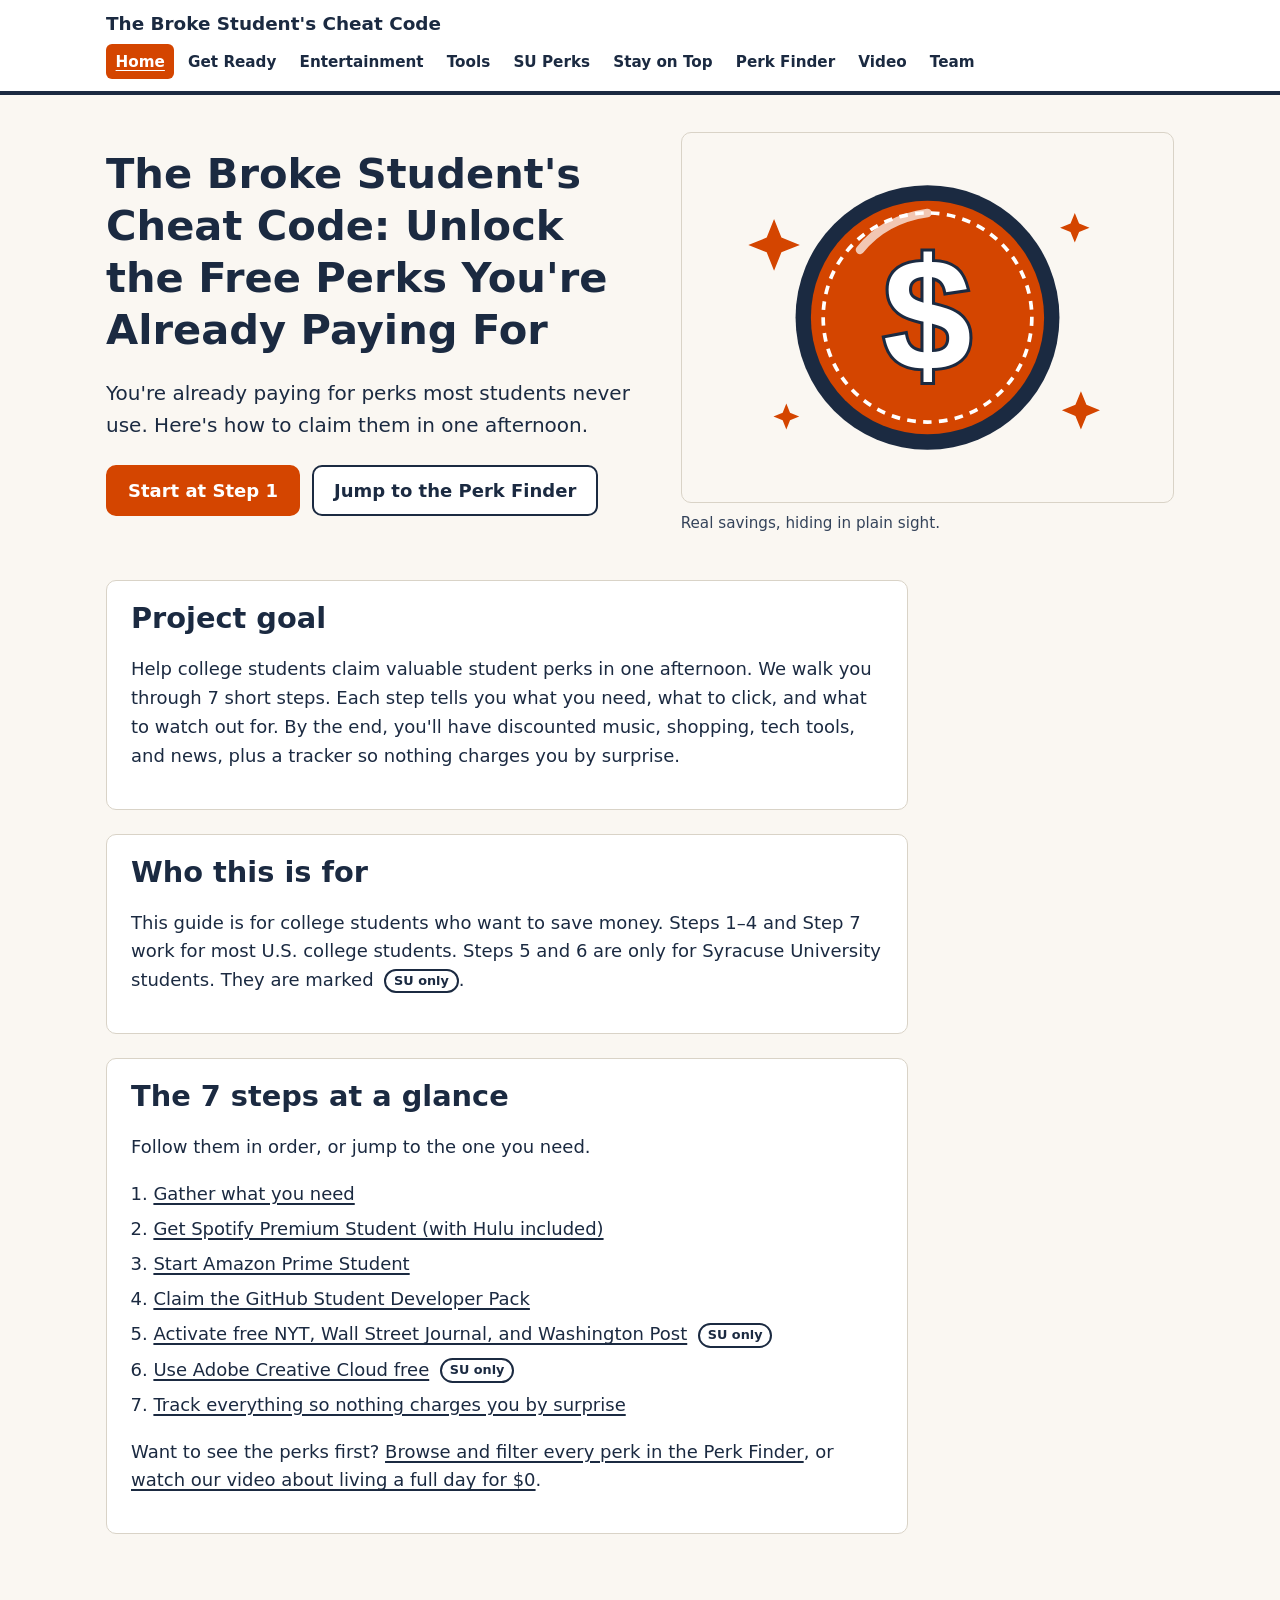
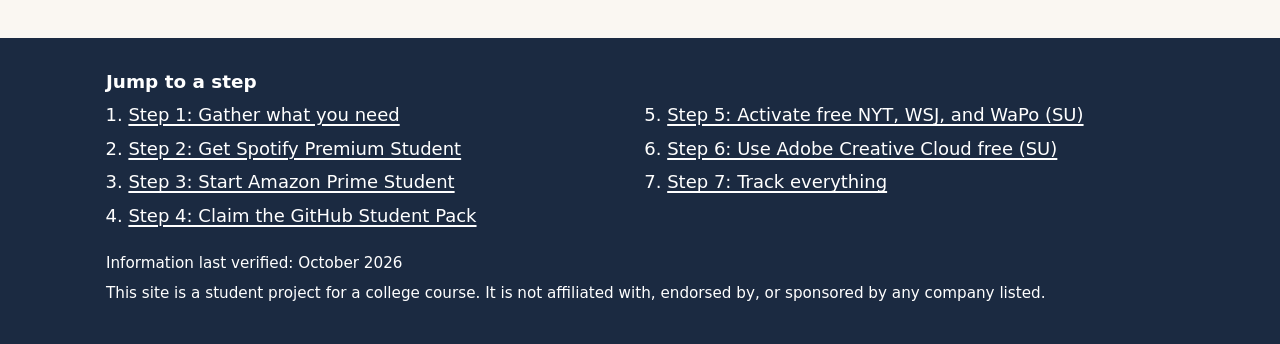
<file: index.html>
<!DOCTYPE html>
<html lang="en">
<head>
  <meta charset="utf-8">
  <meta name="viewport" content="width=device-width, initial-scale=1">
  <title>The Broke Student's Cheat Code: Unlock the Free Perks You're Already Paying For</title>
  <meta name="description" content="Step-by-step instructions that help college students, especially Syracuse University students, claim valuable student perks in one afternoon.">
  <link rel="stylesheet" href="styles.css">
  <script src="main.js"></script>
</head>
<body>
  <a class="skip-link" href="#main">Skip to main content</a>

  <header class="site-header">
    <div class="header-inner">
      <a class="site-title" href="index.html">The Broke Student's Cheat Code</a>
      <button class="menu-toggle" type="button" aria-expanded="false" aria-controls="site-nav"><span class="bars" aria-hidden="true">☰</span>Menu</button>
      <nav id="site-nav" aria-label="Main">
        <ul>
          <li><a href="index.html" aria-current="page">Home</a></li>
          <li><a href="get-ready.html">Get Ready</a></li>
          <li><a href="entertainment.html">Entertainment</a></li>
          <li><a href="tools.html">Tools</a></li>
          <li><a href="su-perks.html">SU Perks</a></li>
          <li><a href="stay-on-top.html">Stay on Top</a></li>
          <li><a href="perk-finder.html">Perk Finder</a></li>
          <li><a href="video.html">Video</a></li>
          <li><a href="team.html">Team</a></li>
        </ul>
      </nav>
    </div>
  </header>

  <main id="main" tabindex="-1">
    <div class="container">
      <div class="hero">
        <div>
          <h1>The Broke Student's Cheat Code: Unlock the Free Perks You're Already Paying For</h1>
          <p class="hero-hook">You're already paying for perks most students never use. Here's how to claim them in one afternoon.</p>
          <div class="btn-row">
            <a class="btn" href="get-ready.html#step-1">Start at Step 1</a>
            <a class="btn btn-secondary" href="perk-finder.html">Jump to the Perk Finder</a>
          </div>
        </div>
        <figure>
          <img src="hero.svg" width="800" height="600"
               alt="Cartoon logo of a white dollar sign on a bright orange coin, surrounded by sparkles."
               data-photo="cartoon dollar sign logo">
          <figcaption>Real savings, hiding in plain sight.</figcaption>
        </figure>
      </div>

      <div class="prose">
        <section class="panel" aria-labelledby="goal-heading">
          <h2 id="goal-heading">Project goal</h2>
          <p>Help college students claim valuable student perks in one afternoon. We walk you through 7 short steps. Each step tells you what you need, what to click, and what to watch out for. By the end, you'll have discounted music, shopping, tech tools, and news, plus a tracker so nothing charges you by surprise.</p>
        </section>

        <section class="panel" aria-labelledby="audience-heading">
          <h2 id="audience-heading">Who this is for</h2>
          <p>This guide is for college students who want to save money. Steps 1–4 and Step 7 work for most U.S. college students. Steps 5 and 6 are only for Syracuse University students. They are marked <span class="badge-su">SU only</span>.</p>
        </section>

        <section class="panel" aria-labelledby="overview-heading">
          <h2 id="overview-heading">The 7 steps at a glance</h2>
          <p>Follow them in order, or jump to the one you need.</p>
          <ol class="step-overview">
            <li><a href="get-ready.html#step-1">Gather what you need</a></li>
            <li><a href="entertainment.html#step-2">Get Spotify Premium Student (with Hulu included)</a></li>
            <li><a href="entertainment.html#step-3">Start Amazon Prime Student</a></li>
            <li><a href="tools.html#step-4">Claim the GitHub Student Developer Pack</a></li>
            <li><a href="su-perks.html#step-5">Activate free NYT, Wall Street Journal, and Washington Post</a> <span class="badge-su">SU only</span></li>
            <li><a href="su-perks.html#step-6">Use Adobe Creative Cloud free</a> <span class="badge-su">SU only</span></li>
            <li><a href="stay-on-top.html#step-7">Track everything so nothing charges you by surprise</a></li>
          </ol>
          <p>Want to see the perks first? <a href="perk-finder.html">Browse and filter every perk in the Perk Finder</a>, or <a href="video.html">watch our video about living a full day for $0</a>.</p>
        </section>
      </div>
    </div>
  </main>

  <footer class="site-footer">
    <div class="footer-inner">
      <nav aria-label="All steps">
        <h2 class="footer-heading">Jump to a step</h2>
        <ol class="footer-steps">
          <li><a href="get-ready.html#step-1">Step 1: Gather what you need</a></li>
          <li><a href="entertainment.html#step-2">Step 2: Get Spotify Premium Student</a></li>
          <li><a href="entertainment.html#step-3">Step 3: Start Amazon Prime Student</a></li>
          <li><a href="tools.html#step-4">Step 4: Claim the GitHub Student Pack</a></li>
          <li><a href="su-perks.html#step-5">Step 5: Activate free NYT, WSJ, and WaPo (SU)</a></li>
          <li><a href="su-perks.html#step-6">Step 6: Use Adobe Creative Cloud free (SU)</a></li>
          <li><a href="stay-on-top.html#step-7">Step 7: Track everything</a></li>
        </ol>
      </nav>
      <p class="footer-note">Information last verified: October 2026</p>
      <p class="footer-note">This site is a student project for a college course. It is not affiliated with, endorsed by, or sponsored by any company listed.</p>
    </div>
  </footer>
</body>
</html>
</file>
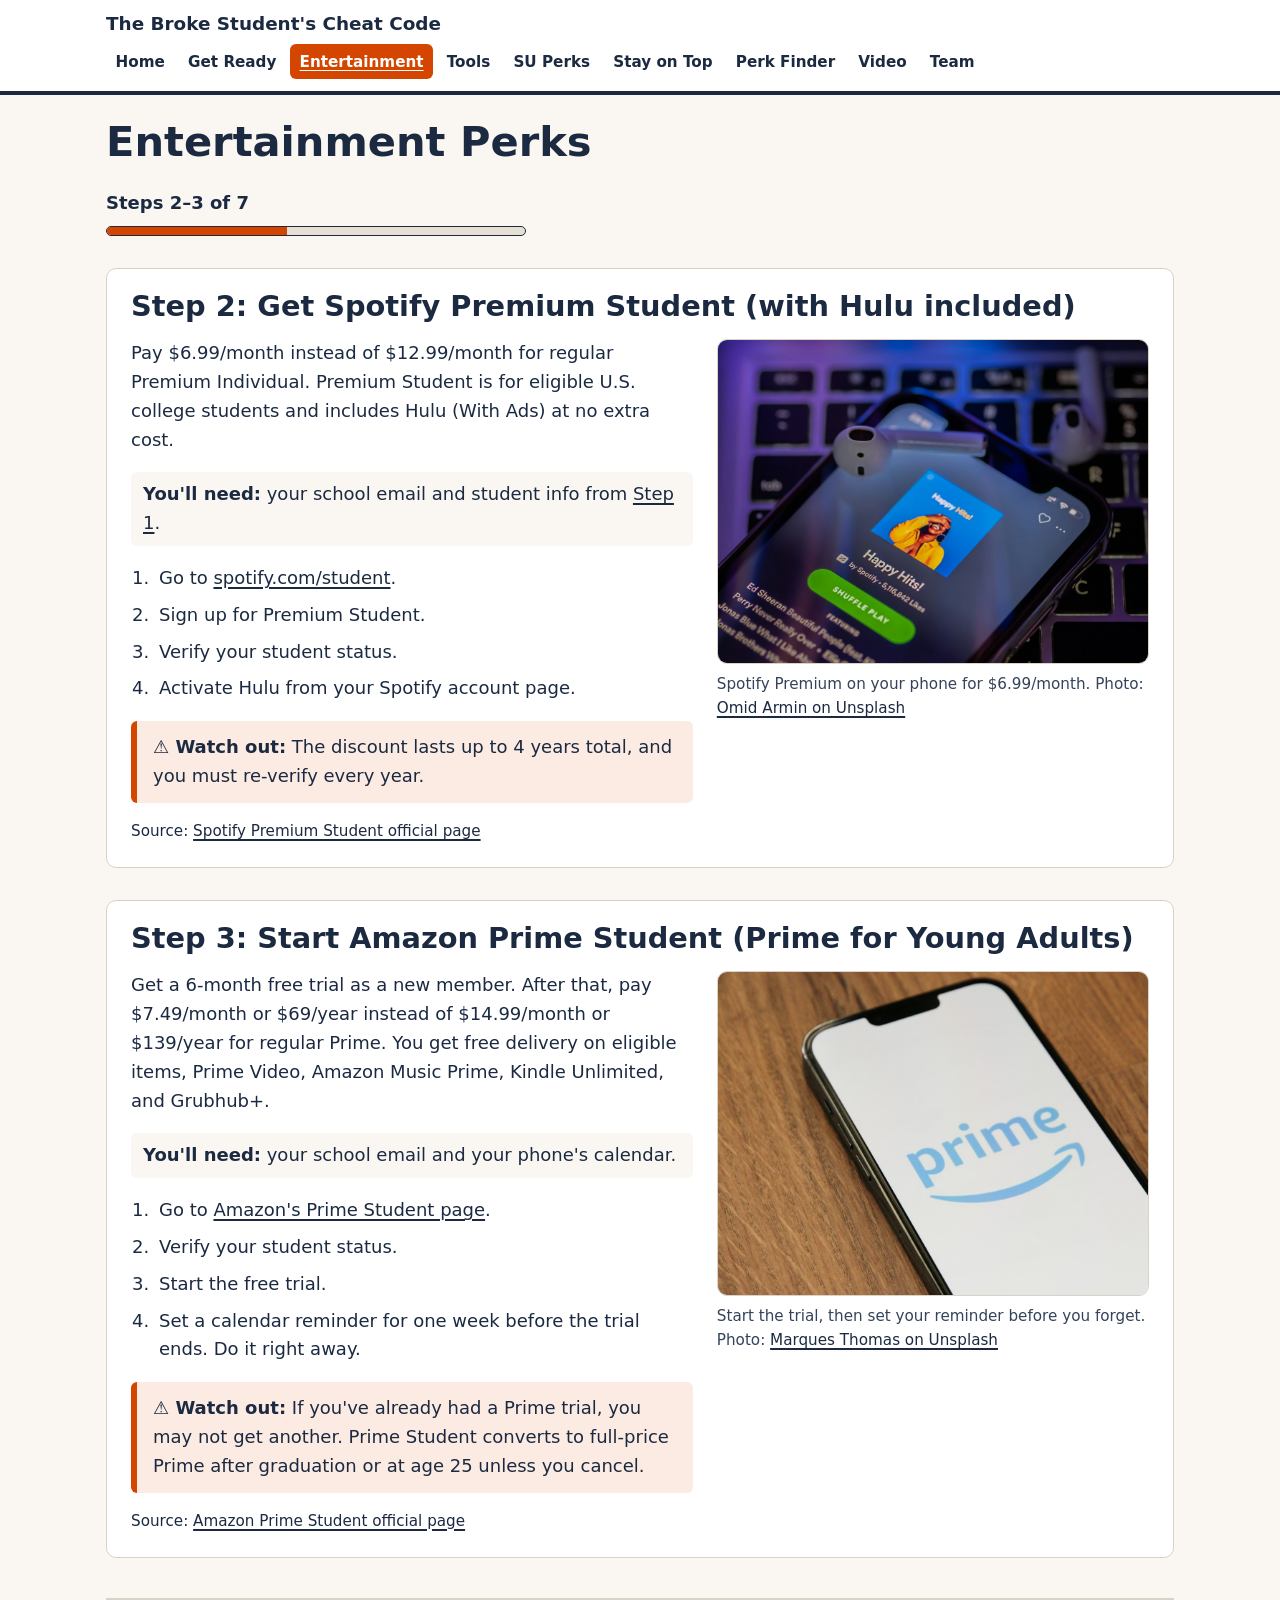
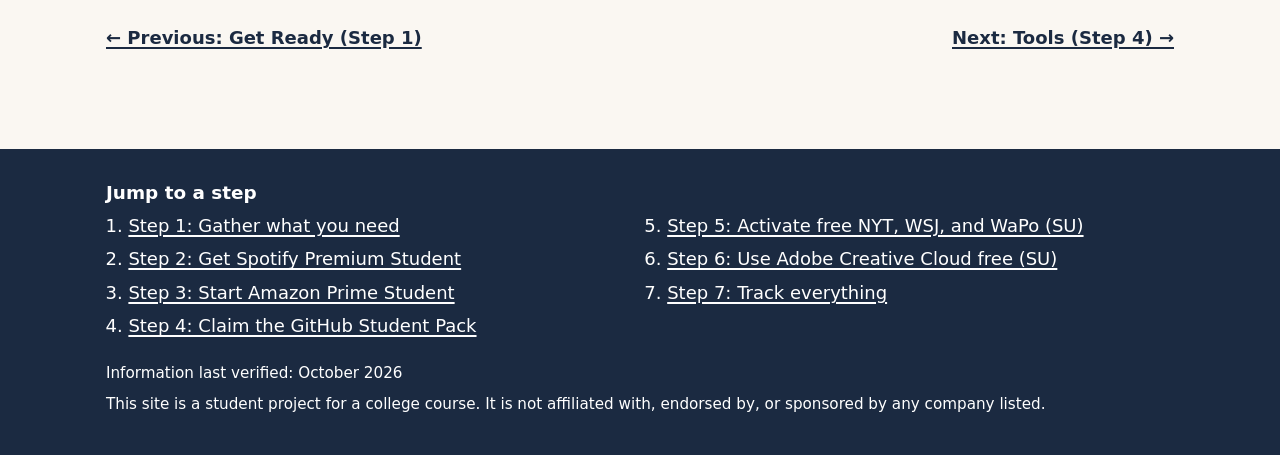
<file: entertainment.html>
<!DOCTYPE html>
<html lang="en">
<head>
  <meta charset="utf-8">
  <meta name="viewport" content="width=device-width, initial-scale=1">
  <title>Steps 2–3: Entertainment Perks | The Broke Student's Cheat Code</title>
  <meta name="description" content="Steps 2 and 3 of 7: get Spotify Premium Student with Hulu included, and start Amazon Prime Student.">
  <link rel="stylesheet" href="styles.css">
  <script src="main.js"></script>
</head>
<body>
  <a class="skip-link" href="#main">Skip to main content</a>

  <header class="site-header">
    <div class="header-inner">
      <a class="site-title" href="index.html">The Broke Student's Cheat Code</a>
      <button class="menu-toggle" type="button" aria-expanded="false" aria-controls="site-nav"><span class="bars" aria-hidden="true">☰</span>Menu</button>
      <nav id="site-nav" aria-label="Main">
        <ul>
          <li><a href="index.html">Home</a></li>
          <li><a href="get-ready.html">Get Ready</a></li>
          <li><a href="entertainment.html" aria-current="page">Entertainment</a></li>
          <li><a href="tools.html">Tools</a></li>
          <li><a href="su-perks.html">SU Perks</a></li>
          <li><a href="stay-on-top.html">Stay on Top</a></li>
          <li><a href="perk-finder.html">Perk Finder</a></li>
          <li><a href="video.html">Video</a></li>
          <li><a href="team.html">Team</a></li>
        </ul>
      </nav>
    </div>
  </header>

  <main id="main" tabindex="-1">
    <div class="container">
      <h1>Entertainment Perks</h1>
      <p class="progress">Steps 2–3 of 7</p>
      <div class="progress-bar" aria-hidden="true"><span style="width: 43%"></span></div>

      <section class="step" id="step-2" aria-labelledby="step-2-title">
        <h2 id="step-2-title">Step 2: Get Spotify Premium Student (with Hulu included)</h2>
        <div class="step-body">
          <div class="step-text">
            <p>Pay $6.99/month instead of $12.99/month for regular Premium Individual. Premium Student is for eligible U.S. college students and includes Hulu (With Ads) at no extra cost.</p>
            <p class="need"><strong>You'll need:</strong> your school email and student info from <a href="get-ready.html#step-1">Step 1</a>.</p>
            <ol class="substeps">
              <li>Go to <a href="https://www.spotify.com/us/student/">spotify.com/student</a>.</li>
              <li>Sign up for Premium Student.</li>
              <li>Verify your student status.</li>
              <li>Activate Hulu from your Spotify account page.</li>
            </ol>
            <div class="callout callout-warn" role="note">
              <p><strong><span aria-hidden="true">⚠️ </span>Watch out:</strong> The discount lasts up to 4 years total, and you must re-verify every year.</p>
            </div>
            <p class="source">Source: <a href="https://www.spotify.com/us/student/">Spotify Premium Student official page</a></p>
          </div>
          <figure>
            <img src="step2.jpg" width="800" height="600"
                 alt="A smartphone resting on a laptop keyboard, showing the Spotify app open to a playlist with a green Shuffle Play button, with wireless earbuds beside it."
                 data-photo="phone showing the Spotify app">
            <figcaption>Spotify Premium on your phone for $6.99/month. Photo: <a href="https://unsplash.com/photos/iphone-6-on-macbook-pro-GIm5OV5rY0w">Omid Armin on Unsplash</a></figcaption>
          </figure>
        </div>
      </section>

      <section class="step" id="step-3" aria-labelledby="step-3-title">
        <h2 id="step-3-title">Step 3: Start Amazon Prime Student (Prime for Young Adults)</h2>
        <div class="step-body">
          <div class="step-text">
            <p>Get a 6-month free trial as a new member. After that, pay $7.49/month or $69/year instead of $14.99/month or $139/year for regular Prime. You get free delivery on eligible items, Prime Video, Amazon Music Prime, Kindle Unlimited, and Grubhub+.</p>
            <p class="need"><strong>You'll need:</strong> your school email and your phone's calendar.</p>
            <ol class="substeps">
              <li>Go to <a href="https://www.amazon.com/amazonprime?planOptimizationId=WLPStudentMonthlyEligiblePlans">Amazon's Prime Student page</a>.</li>
              <li>Verify your student status.</li>
              <li>Start the free trial.</li>
              <li>Set a calendar reminder for one week before the trial ends. Do it right away.</li>
            </ol>
            <div class="callout callout-warn" role="note">
              <p><strong><span aria-hidden="true">⚠️ </span>Watch out:</strong> If you've already had a Prime trial, you may not get another. Prime Student converts to full-price Prime after graduation or at age 25 unless you cancel.</p>
            </div>
            <p class="source">Source: <a href="https://www.amazon.com/amazonprime?planOptimizationId=WLPStudentMonthlyEligiblePlans">Amazon Prime Student official page</a></p>
          </div>
          <figure>
            <img src="step3.jpg" width="800" height="600"
                 alt="A smartphone lying on a wooden table, its screen showing the blue Amazon Prime logo."
                 data-photo="phone showing the Amazon Prime logo">
            <figcaption>Start the trial, then set your reminder before you forget. Photo: <a href="https://unsplash.com/photos/a-phone-with-the-amazon-prime-logo-on-it-MZJzaEcUkCI">Marques Thomas on Unsplash</a></figcaption>
          </figure>
        </div>
      </section>

      <nav class="pager" aria-label="Step navigation">
        <a class="prev" href="get-ready.html">← Previous: Get Ready (Step 1)</a>
        <a class="next" href="tools.html">Next: Tools (Step 4) →</a>
      </nav>
    </div>
  </main>

  <footer class="site-footer">
    <div class="footer-inner">
      <nav aria-label="All steps">
        <h2 class="footer-heading">Jump to a step</h2>
        <ol class="footer-steps">
          <li><a href="get-ready.html#step-1">Step 1: Gather what you need</a></li>
          <li><a href="entertainment.html#step-2">Step 2: Get Spotify Premium Student</a></li>
          <li><a href="entertainment.html#step-3">Step 3: Start Amazon Prime Student</a></li>
          <li><a href="tools.html#step-4">Step 4: Claim the GitHub Student Pack</a></li>
          <li><a href="su-perks.html#step-5">Step 5: Activate free NYT, WSJ, and WaPo (SU)</a></li>
          <li><a href="su-perks.html#step-6">Step 6: Use Adobe Creative Cloud free (SU)</a></li>
          <li><a href="stay-on-top.html#step-7">Step 7: Track everything</a></li>
        </ol>
      </nav>
      <p class="footer-note">Information last verified: October 2026</p>
      <p class="footer-note">This site is a student project for a college course. It is not affiliated with, endorsed by, or sponsored by any company listed.</p>
    </div>
  </footer>
</body>
</html>
</file>
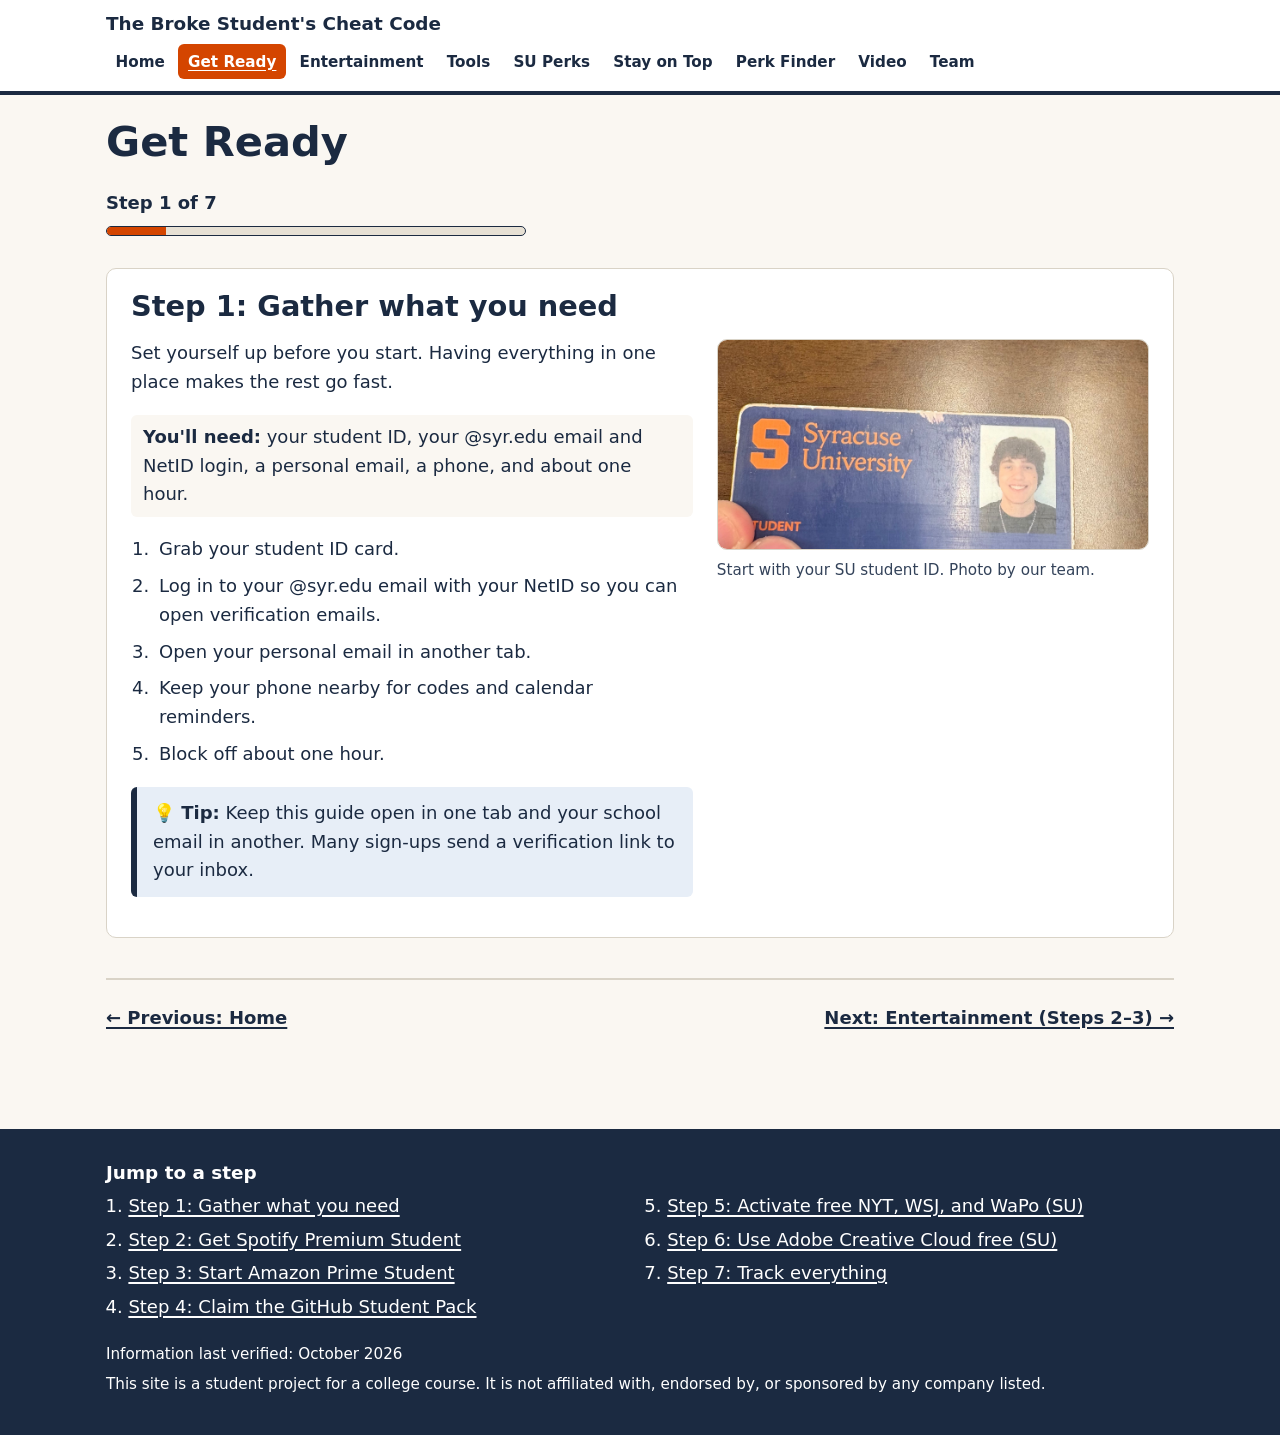
<file: get-ready.html>
<!DOCTYPE html>
<html lang="en">
<head>
  <meta charset="utf-8">
  <meta name="viewport" content="width=device-width, initial-scale=1">
  <title>Step 1: Get Ready | The Broke Student's Cheat Code</title>
  <meta name="description" content="Step 1 of 7: gather your student ID, school email, NetID login, personal email, and phone before claiming student perks.">
  <link rel="stylesheet" href="styles.css">
  <script src="main.js"></script>
</head>
<body>
  <a class="skip-link" href="#main">Skip to main content</a>

  <header class="site-header">
    <div class="header-inner">
      <a class="site-title" href="index.html">The Broke Student's Cheat Code</a>
      <button class="menu-toggle" type="button" aria-expanded="false" aria-controls="site-nav"><span class="bars" aria-hidden="true">☰</span>Menu</button>
      <nav id="site-nav" aria-label="Main">
        <ul>
          <li><a href="index.html">Home</a></li>
          <li><a href="get-ready.html" aria-current="page">Get Ready</a></li>
          <li><a href="entertainment.html">Entertainment</a></li>
          <li><a href="tools.html">Tools</a></li>
          <li><a href="su-perks.html">SU Perks</a></li>
          <li><a href="stay-on-top.html">Stay on Top</a></li>
          <li><a href="perk-finder.html">Perk Finder</a></li>
          <li><a href="video.html">Video</a></li>
          <li><a href="team.html">Team</a></li>
        </ul>
      </nav>
    </div>
  </header>

  <main id="main" tabindex="-1">
    <div class="container">
      <h1>Get Ready</h1>
      <p class="progress">Step 1 of 7</p>
      <div class="progress-bar" aria-hidden="true"><span style="width: 14%"></span></div>

      <section class="step" id="step-1" aria-labelledby="step-1-title">
        <h2 id="step-1-title">Step 1: Gather what you need</h2>
        <div class="step-body">
          <div class="step-text">
            <p>Set yourself up before you start. Having everything in one place makes the rest go fast.</p>
            <p class="need"><strong>You'll need:</strong> your student ID, your @syr.edu email and NetID login, a personal email, a phone, and about one hour.</p>
            <ol class="substeps">
              <li>Grab your student ID card.</li>
              <li>Log in to your @syr.edu email with your NetID so you can open verification emails.</li>
              <li>Open your personal email in another tab.</li>
              <li>Keep your phone nearby for codes and calendar reminders.</li>
              <li>Block off about one hour.</li>
            </ol>
            <div class="callout" role="note">
              <p><strong><span aria-hidden="true">💡 </span>Tip:</strong> Keep this guide open in one tab and your school email in another. Many sign-ups send a verification link to your inbox.</p>
            </div>
          </div>
          <figure>
            <img src="step1.jpg" width="2000" height="973"
                 alt="A hand holding a blue Syracuse University student ID card, with the orange block S logo and the student's photo, over a wooden desk."
                 data-photo="SU student ID card on a desk">
            <figcaption>Start with your SU student ID. Photo by our team.</figcaption>
          </figure>
        </div>
      </section>

      <nav class="pager" aria-label="Step navigation">
        <a class="prev" href="index.html">← Previous: Home</a>
        <a class="next" href="entertainment.html">Next: Entertainment (Steps 2–3) →</a>
      </nav>
    </div>
  </main>

  <footer class="site-footer">
    <div class="footer-inner">
      <nav aria-label="All steps">
        <h2 class="footer-heading">Jump to a step</h2>
        <ol class="footer-steps">
          <li><a href="get-ready.html#step-1">Step 1: Gather what you need</a></li>
          <li><a href="entertainment.html#step-2">Step 2: Get Spotify Premium Student</a></li>
          <li><a href="entertainment.html#step-3">Step 3: Start Amazon Prime Student</a></li>
          <li><a href="tools.html#step-4">Step 4: Claim the GitHub Student Pack</a></li>
          <li><a href="su-perks.html#step-5">Step 5: Activate free NYT, WSJ, and WaPo (SU)</a></li>
          <li><a href="su-perks.html#step-6">Step 6: Use Adobe Creative Cloud free (SU)</a></li>
          <li><a href="stay-on-top.html#step-7">Step 7: Track everything</a></li>
        </ol>
      </nav>
      <p class="footer-note">Information last verified: October 2026</p>
      <p class="footer-note">This site is a student project for a college course. It is not affiliated with, endorsed by, or sponsored by any company listed.</p>
    </div>
  </footer>
</body>
</html>
</file>
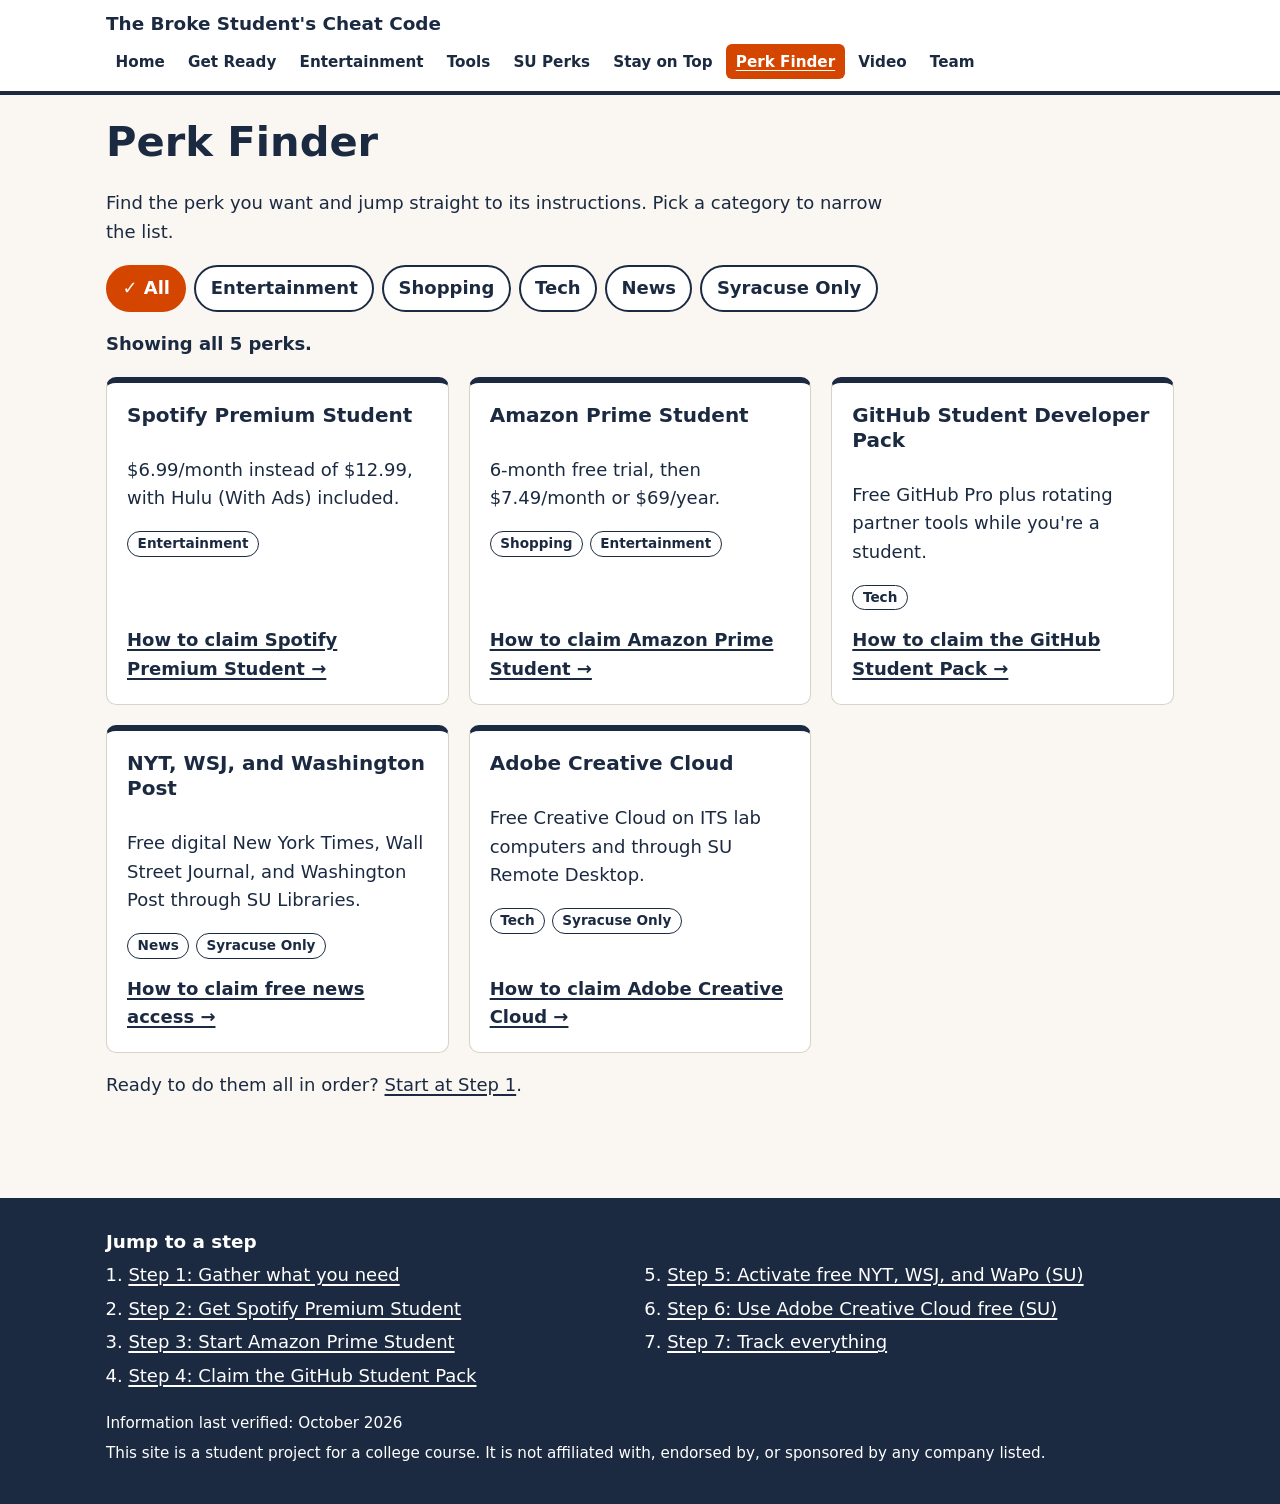
<file: perk-finder.html>
<!DOCTYPE html>
<html lang="en">
<head>
  <meta charset="utf-8">
  <meta name="viewport" content="width=device-width, initial-scale=1">
  <title>Perk Finder | The Broke Student's Cheat Code</title>
  <meta name="description" content="Filter every student perk in this guide by category: entertainment, shopping, tech, news, or Syracuse-only.">
  <link rel="stylesheet" href="styles.css">
  <script src="main.js"></script>
</head>
<body>
  <a class="skip-link" href="#main">Skip to main content</a>

  <header class="site-header">
    <div class="header-inner">
      <a class="site-title" href="index.html">The Broke Student's Cheat Code</a>
      <button class="menu-toggle" type="button" aria-expanded="false" aria-controls="site-nav"><span class="bars" aria-hidden="true">☰</span>Menu</button>
      <nav id="site-nav" aria-label="Main">
        <ul>
          <li><a href="index.html">Home</a></li>
          <li><a href="get-ready.html">Get Ready</a></li>
          <li><a href="entertainment.html">Entertainment</a></li>
          <li><a href="tools.html">Tools</a></li>
          <li><a href="su-perks.html">SU Perks</a></li>
          <li><a href="stay-on-top.html">Stay on Top</a></li>
          <li><a href="perk-finder.html" aria-current="page">Perk Finder</a></li>
          <li><a href="video.html">Video</a></li>
          <li><a href="team.html">Team</a></li>
        </ul>
      </nav>
    </div>
  </header>

  <main id="main" tabindex="-1">
    <div class="container">
      <h1>Perk Finder</h1>
      <p class="prose">Find the perk you want and jump straight to its instructions. Pick a category to narrow the list.</p>

      <div class="filters" role="group" aria-label="Filter perks by category">
        <button class="filter-btn" type="button" data-filter="all" aria-pressed="true">All</button>
        <button class="filter-btn" type="button" data-filter="entertainment" aria-pressed="false">Entertainment</button>
        <button class="filter-btn" type="button" data-filter="shopping" aria-pressed="false">Shopping</button>
        <button class="filter-btn" type="button" data-filter="tech" aria-pressed="false">Tech</button>
        <button class="filter-btn" type="button" data-filter="news" aria-pressed="false">News</button>
        <button class="filter-btn" type="button" data-filter="syracuse" aria-pressed="false">Syracuse Only</button>
      </div>
      <p id="results-count" class="results-count" aria-live="polite">Showing all 5 perks.</p>

      <ul class="card-grid">
        <li class="card" data-tags="entertainment">
          <h2>Spotify Premium Student</h2>
          <p>$6.99/month instead of $12.99, with Hulu (With Ads) included.</p>
          <ul class="tags" aria-label="Categories">
            <li>Entertainment</li>
          </ul>
          <a class="claim" href="entertainment.html#step-2">How to claim Spotify Premium Student →</a>
        </li>
        <li class="card" data-tags="shopping entertainment">
          <h2>Amazon Prime Student</h2>
          <p>6-month free trial, then $7.49/month or $69/year.</p>
          <ul class="tags" aria-label="Categories">
            <li>Shopping</li>
            <li>Entertainment</li>
          </ul>
          <a class="claim" href="entertainment.html#step-3">How to claim Amazon Prime Student →</a>
        </li>
        <li class="card" data-tags="tech">
          <h2>GitHub Student Developer Pack</h2>
          <p>Free GitHub Pro plus rotating partner tools while you're a student.</p>
          <ul class="tags" aria-label="Categories">
            <li>Tech</li>
          </ul>
          <a class="claim" href="tools.html#step-4">How to claim the GitHub Student Pack →</a>
        </li>
        <li class="card" data-tags="news syracuse">
          <h2>NYT, WSJ, and Washington Post</h2>
          <p>Free digital New York Times, Wall Street Journal, and Washington Post through SU Libraries.</p>
          <ul class="tags" aria-label="Categories">
            <li>News</li>
            <li>Syracuse Only</li>
          </ul>
          <a class="claim" href="su-perks.html#step-5">How to claim free news access →</a>
        </li>
        <li class="card" data-tags="tech syracuse">
          <h2>Adobe Creative Cloud</h2>
          <p>Free Creative Cloud on ITS lab computers and through SU Remote Desktop.</p>
          <ul class="tags" aria-label="Categories">
            <li>Tech</li>
            <li>Syracuse Only</li>
          </ul>
          <a class="claim" href="su-perks.html#step-6">How to claim Adobe Creative Cloud →</a>
        </li>
      </ul>

      <p class="prose">Ready to do them all in order? <a href="get-ready.html#step-1">Start at Step 1</a>.</p>
    </div>
  </main>

  <footer class="site-footer">
    <div class="footer-inner">
      <nav aria-label="All steps">
        <h2 class="footer-heading">Jump to a step</h2>
        <ol class="footer-steps">
          <li><a href="get-ready.html#step-1">Step 1: Gather what you need</a></li>
          <li><a href="entertainment.html#step-2">Step 2: Get Spotify Premium Student</a></li>
          <li><a href="entertainment.html#step-3">Step 3: Start Amazon Prime Student</a></li>
          <li><a href="tools.html#step-4">Step 4: Claim the GitHub Student Pack</a></li>
          <li><a href="su-perks.html#step-5">Step 5: Activate free NYT, WSJ, and WaPo (SU)</a></li>
          <li><a href="su-perks.html#step-6">Step 6: Use Adobe Creative Cloud free (SU)</a></li>
          <li><a href="stay-on-top.html#step-7">Step 7: Track everything</a></li>
        </ol>
      </nav>
      <p class="footer-note">Information last verified: October 2026</p>
      <p class="footer-note">This site is a student project for a college course. It is not affiliated with, endorsed by, or sponsored by any company listed.</p>
    </div>
  </footer>
</body>
</html>
</file>
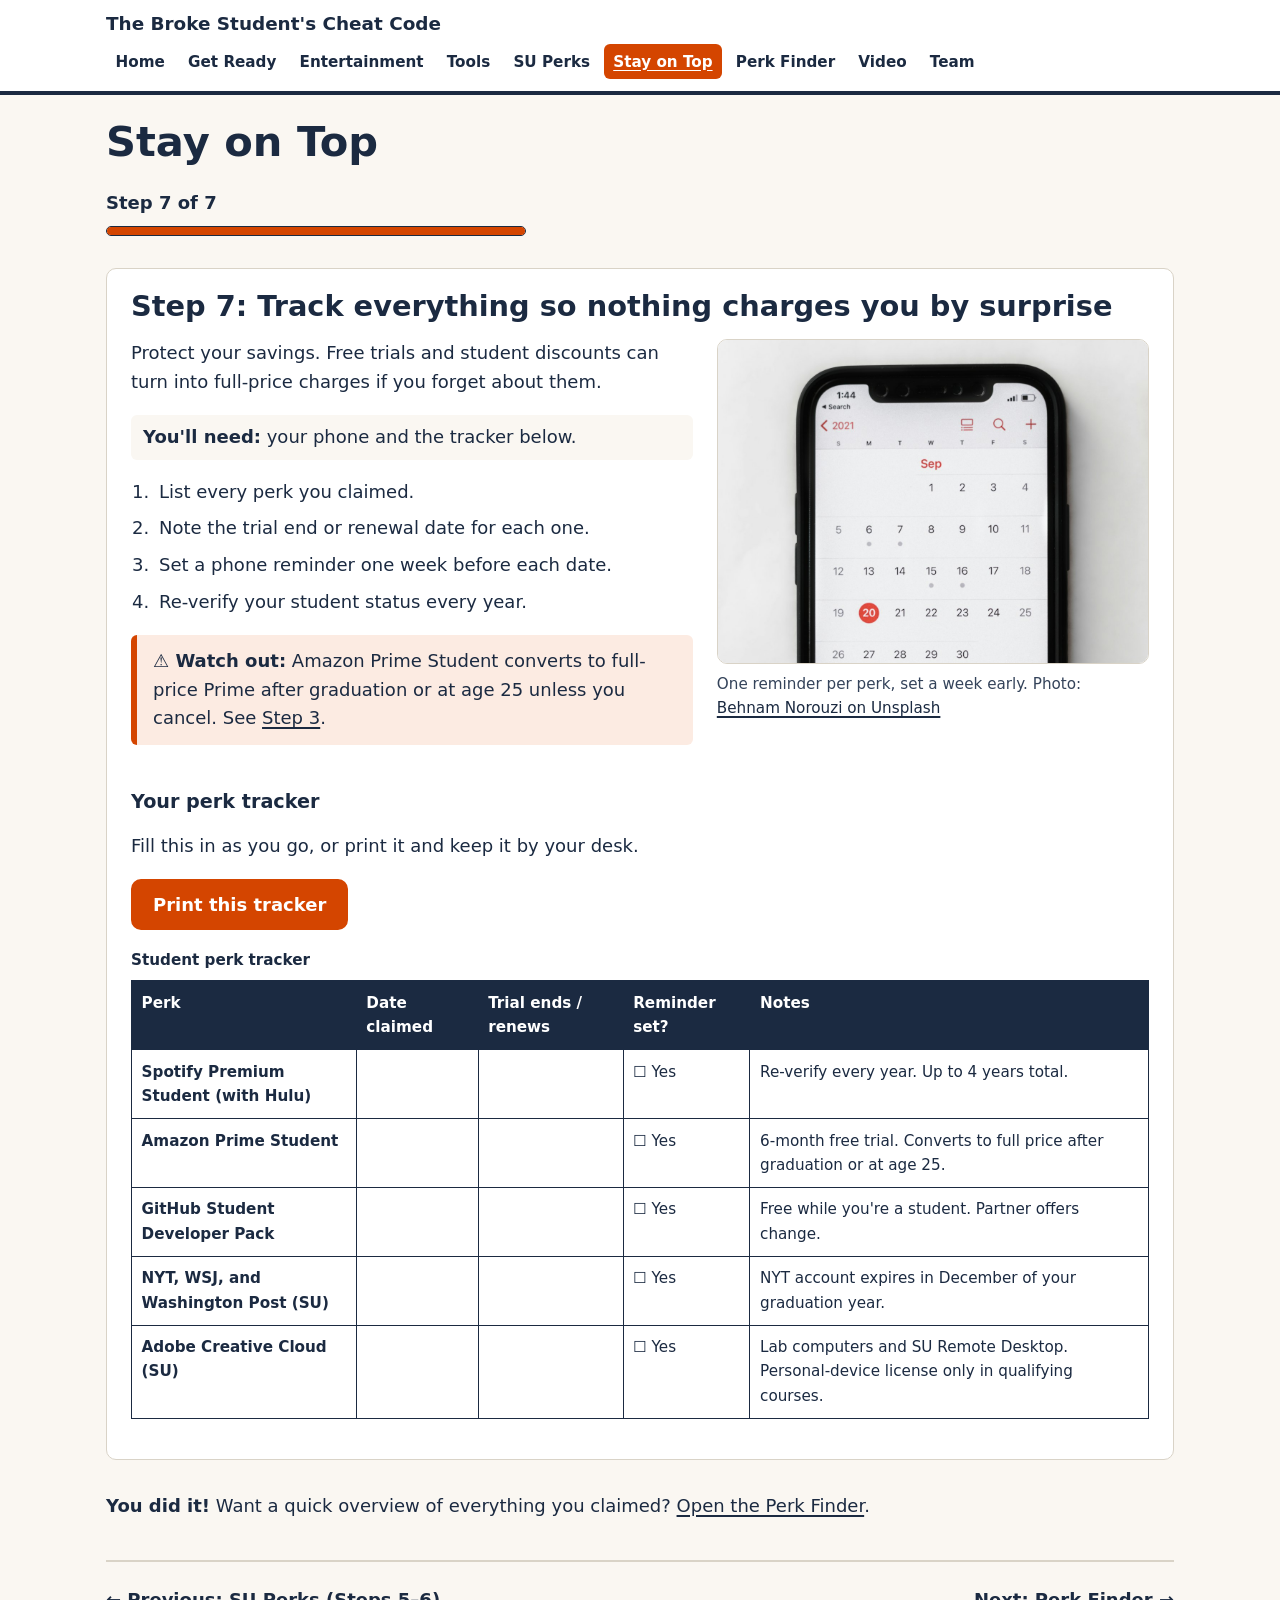
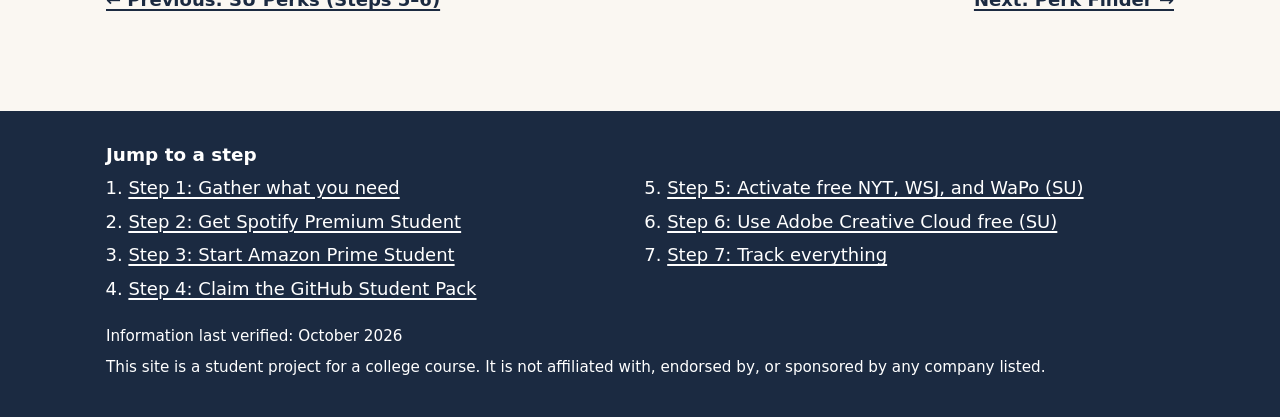
<file: stay-on-top.html>
<!DOCTYPE html>
<html lang="en">
<head>
  <meta charset="utf-8">
  <meta name="viewport" content="width=device-width, initial-scale=1">
  <title>Step 7: Stay on Top | The Broke Student's Cheat Code</title>
  <meta name="description" content="Step 7 of 7: track every student perk, trial end date, and renewal with a printable tracker so nothing charges you by surprise.">
  <link rel="stylesheet" href="styles.css">
  <script src="main.js"></script>
</head>
<body>
  <a class="skip-link" href="#main">Skip to main content</a>

  <header class="site-header">
    <div class="header-inner">
      <a class="site-title" href="index.html">The Broke Student's Cheat Code</a>
      <button class="menu-toggle" type="button" aria-expanded="false" aria-controls="site-nav"><span class="bars" aria-hidden="true">☰</span>Menu</button>
      <nav id="site-nav" aria-label="Main">
        <ul>
          <li><a href="index.html">Home</a></li>
          <li><a href="get-ready.html">Get Ready</a></li>
          <li><a href="entertainment.html">Entertainment</a></li>
          <li><a href="tools.html">Tools</a></li>
          <li><a href="su-perks.html">SU Perks</a></li>
          <li><a href="stay-on-top.html" aria-current="page">Stay on Top</a></li>
          <li><a href="perk-finder.html">Perk Finder</a></li>
          <li><a href="video.html">Video</a></li>
          <li><a href="team.html">Team</a></li>
        </ul>
      </nav>
    </div>
  </header>

  <main id="main" tabindex="-1">
    <div class="container">
      <h1>Stay on Top</h1>
      <p class="progress">Step 7 of 7</p>
      <div class="progress-bar" aria-hidden="true"><span style="width: 100%"></span></div>

      <section class="step" id="step-7" aria-labelledby="step-7-title">
        <h2 id="step-7-title">Step 7: Track everything so nothing charges you by surprise</h2>
        <div class="step-body">
          <div class="step-text">
            <p>Protect your savings. Free trials and student discounts can turn into full-price charges if you forget about them.</p>
            <p class="need"><strong>You'll need:</strong> your phone and the tracker below.</p>
            <ol class="substeps">
              <li>List every perk you claimed.</li>
              <li>Note the trial end or renewal date for each one.</li>
              <li>Set a phone reminder one week before each date.</li>
              <li>Re-verify your student status every year.</li>
            </ol>
            <div class="callout callout-warn" role="note">
              <p><strong><span aria-hidden="true">⚠️ </span>Watch out:</strong> Amazon Prime Student converts to full-price Prime after graduation or at age 25 unless you cancel. See <a href="entertainment.html#step-3">Step 3</a>.</p>
            </div>
          </div>
          <figure>
            <img src="step7.jpg" width="800" height="600"
                 alt="A smartphone showing a monthly calendar app with dots marking scheduled events on several dates."
                 data-photo="phone showing a calendar app with events">
            <figcaption>One reminder per perk, set a week early. Photo: <a href="https://unsplash.com/photos/a-phone-with-a-calendar-on-the-screen-EVeABQ2Rjf8">Behnam Norouzi on Unsplash</a></figcaption>
          </figure>
        </div>

        <h3 id="tracker-heading">Your perk tracker</h3>
        <p>Fill this in as you go, or print it and keep it by your desk.</p>
        <p class="no-print"><button class="btn print-btn" type="button">Print this tracker</button></p>
        <div class="table-wrap" role="region" aria-labelledby="tracker-heading" tabindex="0">
          <table>
            <caption>Student perk tracker</caption>
            <thead>
              <tr>
                <th scope="col">Perk</th>
                <th scope="col">Date claimed</th>
                <th scope="col">Trial ends / renews</th>
                <th scope="col">Reminder set?</th>
                <th scope="col">Notes</th>
              </tr>
            </thead>
            <tbody>
              <tr>
                <th scope="row">Spotify Premium Student (with Hulu)</th>
                <td class="blank"></td><td class="blank"></td><td>☐ Yes</td>
                <td>Re-verify every year. Up to 4 years total.</td>
              </tr>
              <tr>
                <th scope="row">Amazon Prime Student</th>
                <td class="blank"></td><td class="blank"></td><td>☐ Yes</td>
                <td>6-month free trial. Converts to full price after graduation or at age 25.</td>
              </tr>
              <tr>
                <th scope="row">GitHub Student Developer Pack</th>
                <td class="blank"></td><td class="blank"></td><td>☐ Yes</td>
                <td>Free while you're a student. Partner offers change.</td>
              </tr>
              <tr>
                <th scope="row">NYT, WSJ, and Washington Post (SU)</th>
                <td class="blank"></td><td class="blank"></td><td>☐ Yes</td>
                <td>NYT account expires in December of your graduation year.</td>
              </tr>
              <tr>
                <th scope="row">Adobe Creative Cloud (SU)</th>
                <td class="blank"></td><td class="blank"></td><td>☐ Yes</td>
                <td>Lab computers and SU Remote Desktop. Personal-device license only in qualifying courses.</td>
              </tr>
            </tbody>
          </table>
        </div>
      </section>

      <p class="prose"><strong>You did it!</strong> Want a quick overview of everything you claimed? <a href="perk-finder.html">Open the Perk Finder</a>.</p>

      <nav class="pager" aria-label="Step navigation">
        <a class="prev" href="su-perks.html">← Previous: SU Perks (Steps 5–6)</a>
        <a class="next" href="perk-finder.html">Next: Perk Finder →</a>
      </nav>
    </div>
  </main>

  <footer class="site-footer">
    <div class="footer-inner">
      <nav aria-label="All steps">
        <h2 class="footer-heading">Jump to a step</h2>
        <ol class="footer-steps">
          <li><a href="get-ready.html#step-1">Step 1: Gather what you need</a></li>
          <li><a href="entertainment.html#step-2">Step 2: Get Spotify Premium Student</a></li>
          <li><a href="entertainment.html#step-3">Step 3: Start Amazon Prime Student</a></li>
          <li><a href="tools.html#step-4">Step 4: Claim the GitHub Student Pack</a></li>
          <li><a href="su-perks.html#step-5">Step 5: Activate free NYT, WSJ, and WaPo (SU)</a></li>
          <li><a href="su-perks.html#step-6">Step 6: Use Adobe Creative Cloud free (SU)</a></li>
          <li><a href="stay-on-top.html#step-7">Step 7: Track everything</a></li>
        </ol>
      </nav>
      <p class="footer-note">Information last verified: October 2026</p>
      <p class="footer-note">This site is a student project for a college course. It is not affiliated with, endorsed by, or sponsored by any company listed.</p>
    </div>
  </footer>
</body>
</html>
</file>
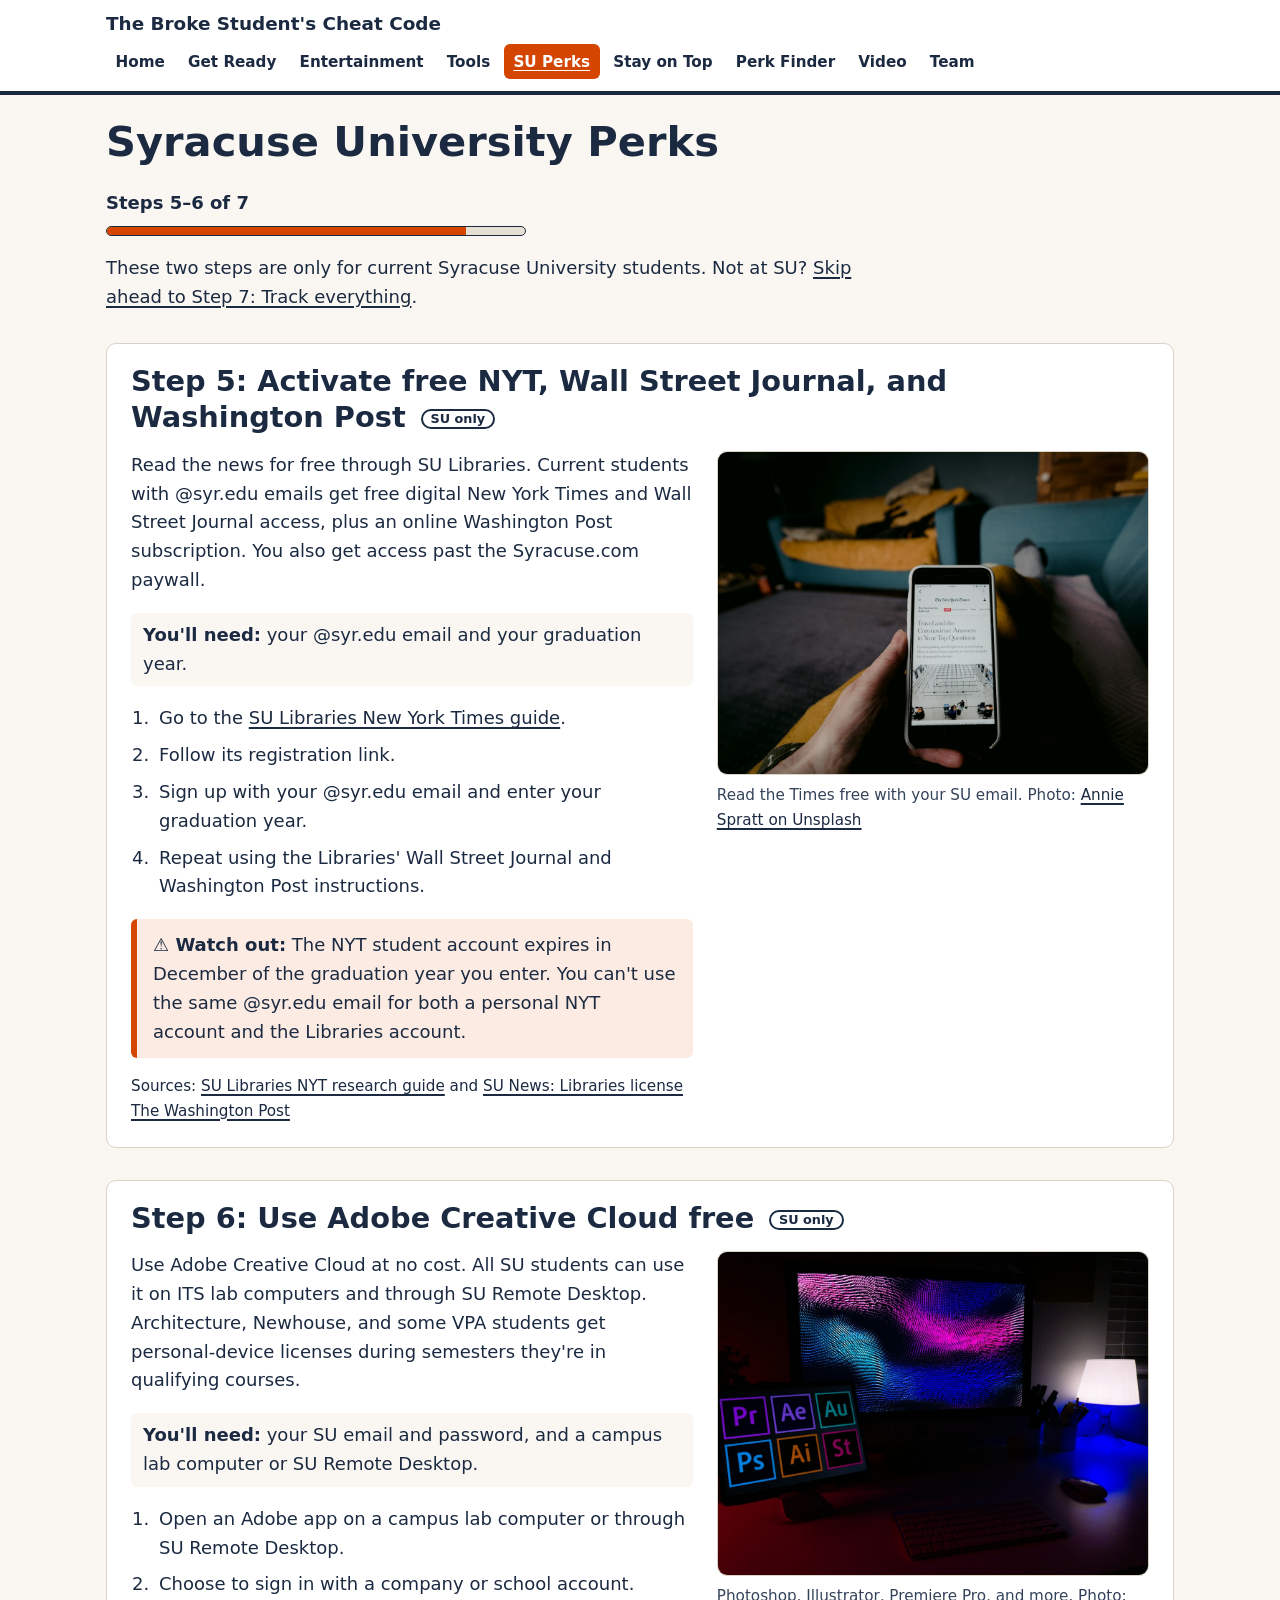
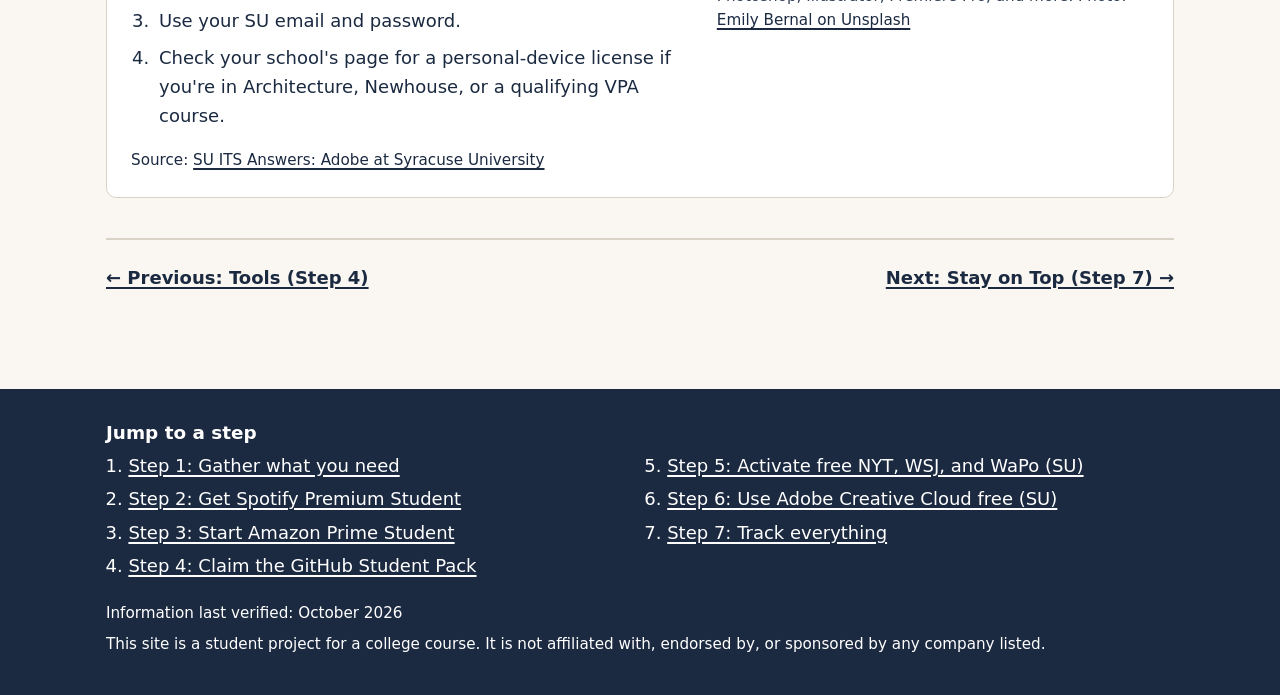
<file: su-perks.html>
<!DOCTYPE html>
<html lang="en">
<head>
  <meta charset="utf-8">
  <meta name="viewport" content="width=device-width, initial-scale=1">
  <title>Steps 5–6: Syracuse University Perks | The Broke Student's Cheat Code</title>
  <meta name="description" content="Steps 5 and 6 of 7, for Syracuse University students: activate free NYT, WSJ, and Washington Post access, and use Adobe Creative Cloud free.">
  <link rel="stylesheet" href="styles.css">
  <script src="main.js"></script>
</head>
<body>
  <a class="skip-link" href="#main">Skip to main content</a>

  <header class="site-header">
    <div class="header-inner">
      <a class="site-title" href="index.html">The Broke Student's Cheat Code</a>
      <button class="menu-toggle" type="button" aria-expanded="false" aria-controls="site-nav"><span class="bars" aria-hidden="true">☰</span>Menu</button>
      <nav id="site-nav" aria-label="Main">
        <ul>
          <li><a href="index.html">Home</a></li>
          <li><a href="get-ready.html">Get Ready</a></li>
          <li><a href="entertainment.html">Entertainment</a></li>
          <li><a href="tools.html">Tools</a></li>
          <li><a href="su-perks.html" aria-current="page">SU Perks</a></li>
          <li><a href="stay-on-top.html">Stay on Top</a></li>
          <li><a href="perk-finder.html">Perk Finder</a></li>
          <li><a href="video.html">Video</a></li>
          <li><a href="team.html">Team</a></li>
        </ul>
      </nav>
    </div>
  </header>

  <main id="main" tabindex="-1">
    <div class="container">
      <h1>Syracuse University Perks</h1>
      <p class="progress">Steps 5–6 of 7</p>
      <div class="progress-bar" aria-hidden="true"><span style="width: 86%"></span></div>
      <p class="prose">These two steps are only for current Syracuse University students. Not at SU? <a href="stay-on-top.html#step-7">Skip ahead to Step 7: Track everything</a>.</p>

      <section class="step" id="step-5" aria-labelledby="step-5-title">
        <h2 id="step-5-title">Step 5: Activate free NYT, Wall Street Journal, and Washington Post <span class="badge-su">SU only</span></h2>
        <div class="step-body">
          <div class="step-text">
            <p>Read the news for free through SU Libraries. Current students with @syr.edu emails get free digital New York Times and Wall Street Journal access, plus an online Washington Post subscription. You also get access past the Syracuse.com paywall.</p>
            <p class="need"><strong>You'll need:</strong> your @syr.edu email and your graduation year.</p>
            <ol class="substeps">
              <li>Go to the <a href="https://researchguides.library.syr.edu/nyt">SU Libraries New York Times guide</a>.</li>
              <li>Follow its registration link.</li>
              <li>Sign up with your @syr.edu email and enter your graduation year.</li>
              <li>Repeat using the Libraries' Wall Street Journal and Washington Post instructions.</li>
            </ol>
            <div class="callout callout-warn" role="note">
              <p><strong><span aria-hidden="true">⚠️ </span>Watch out:</strong> The NYT student account expires in December of the graduation year you enter. You can't use the same @syr.edu email for both a personal NYT account and the Libraries account.</p>
            </div>
            <p class="source">Sources: <a href="https://researchguides.library.syr.edu/nyt">SU Libraries NYT research guide</a> and <a href="https://news.syr.edu/2023/02/25/libraries-license-the-washington-post/">SU News: Libraries license The Washington Post</a></p>
          </div>
          <figure>
            <img src="step5.jpg" width="800" height="600"
                 alt="A person relaxing on a couch, holding a smartphone that shows a New York Times article."
                 data-photo="person reading the New York Times on a phone">
            <figcaption>Read the Times free with your SU email. Photo: <a href="https://unsplash.com/photos/person-holding-white-iphone-5-c-425tGjanz0g">Annie Spratt on Unsplash</a></figcaption>
          </figure>
        </div>
      </section>

      <section class="step" id="step-6" aria-labelledby="step-6-title">
        <h2 id="step-6-title">Step 6: Use Adobe Creative Cloud free <span class="badge-su">SU only</span></h2>
        <div class="step-body">
          <div class="step-text">
            <p>Use Adobe Creative Cloud at no cost. All SU students can use it on ITS lab computers and through SU Remote Desktop. Architecture, Newhouse, and some VPA students get personal-device licenses during semesters they're in qualifying courses.</p>
            <p class="need"><strong>You'll need:</strong> your SU email and password, and a campus lab computer or SU Remote Desktop.</p>
            <ol class="substeps">
              <li>Open an Adobe app on a campus lab computer or through SU Remote Desktop.</li>
              <li>Choose to sign in with a company or school account.</li>
              <li>Use your SU email and password.</li>
              <li>Check your school's page for a personal-device license if you're in Architecture, Newhouse, or a qualifying VPA course.</li>
            </ol>
            <p class="source">Source: <a href="https://answers.atlassian.syr.edu/wiki/spaces/ITHELP/pages/159941403/Adobe+at+Syracuse+University">SU ITS Answers: Adobe at Syracuse University</a></p>
          </div>
          <figure>
            <img src="step6.jpg" width="800" height="600"
                 alt="A desk with a computer monitor and a tablet showing Adobe app icons for Premiere Pro, After Effects, Audition, Photoshop, Illustrator, and Stock."
                 data-photo="desk with Adobe Creative Cloud app icons on a screen">
            <figcaption>Photoshop, Illustrator, Premiere Pro, and more. Photo: <a href="https://unsplash.com/photos/workspace-with-computer-monitor-and-tablet-BM3U_D2lygo">Emily Bernal on Unsplash</a></figcaption>
          </figure>
        </div>
      </section>

      <nav class="pager" aria-label="Step navigation">
        <a class="prev" href="tools.html">← Previous: Tools (Step 4)</a>
        <a class="next" href="stay-on-top.html">Next: Stay on Top (Step 7) →</a>
      </nav>
    </div>
  </main>

  <footer class="site-footer">
    <div class="footer-inner">
      <nav aria-label="All steps">
        <h2 class="footer-heading">Jump to a step</h2>
        <ol class="footer-steps">
          <li><a href="get-ready.html#step-1">Step 1: Gather what you need</a></li>
          <li><a href="entertainment.html#step-2">Step 2: Get Spotify Premium Student</a></li>
          <li><a href="entertainment.html#step-3">Step 3: Start Amazon Prime Student</a></li>
          <li><a href="tools.html#step-4">Step 4: Claim the GitHub Student Pack</a></li>
          <li><a href="su-perks.html#step-5">Step 5: Activate free NYT, WSJ, and WaPo (SU)</a></li>
          <li><a href="su-perks.html#step-6">Step 6: Use Adobe Creative Cloud free (SU)</a></li>
          <li><a href="stay-on-top.html#step-7">Step 7: Track everything</a></li>
        </ol>
      </nav>
      <p class="footer-note">Information last verified: October 2026</p>
      <p class="footer-note">This site is a student project for a college course. It is not affiliated with, endorsed by, or sponsored by any company listed.</p>
    </div>
  </footer>
</body>
</html>
</file>
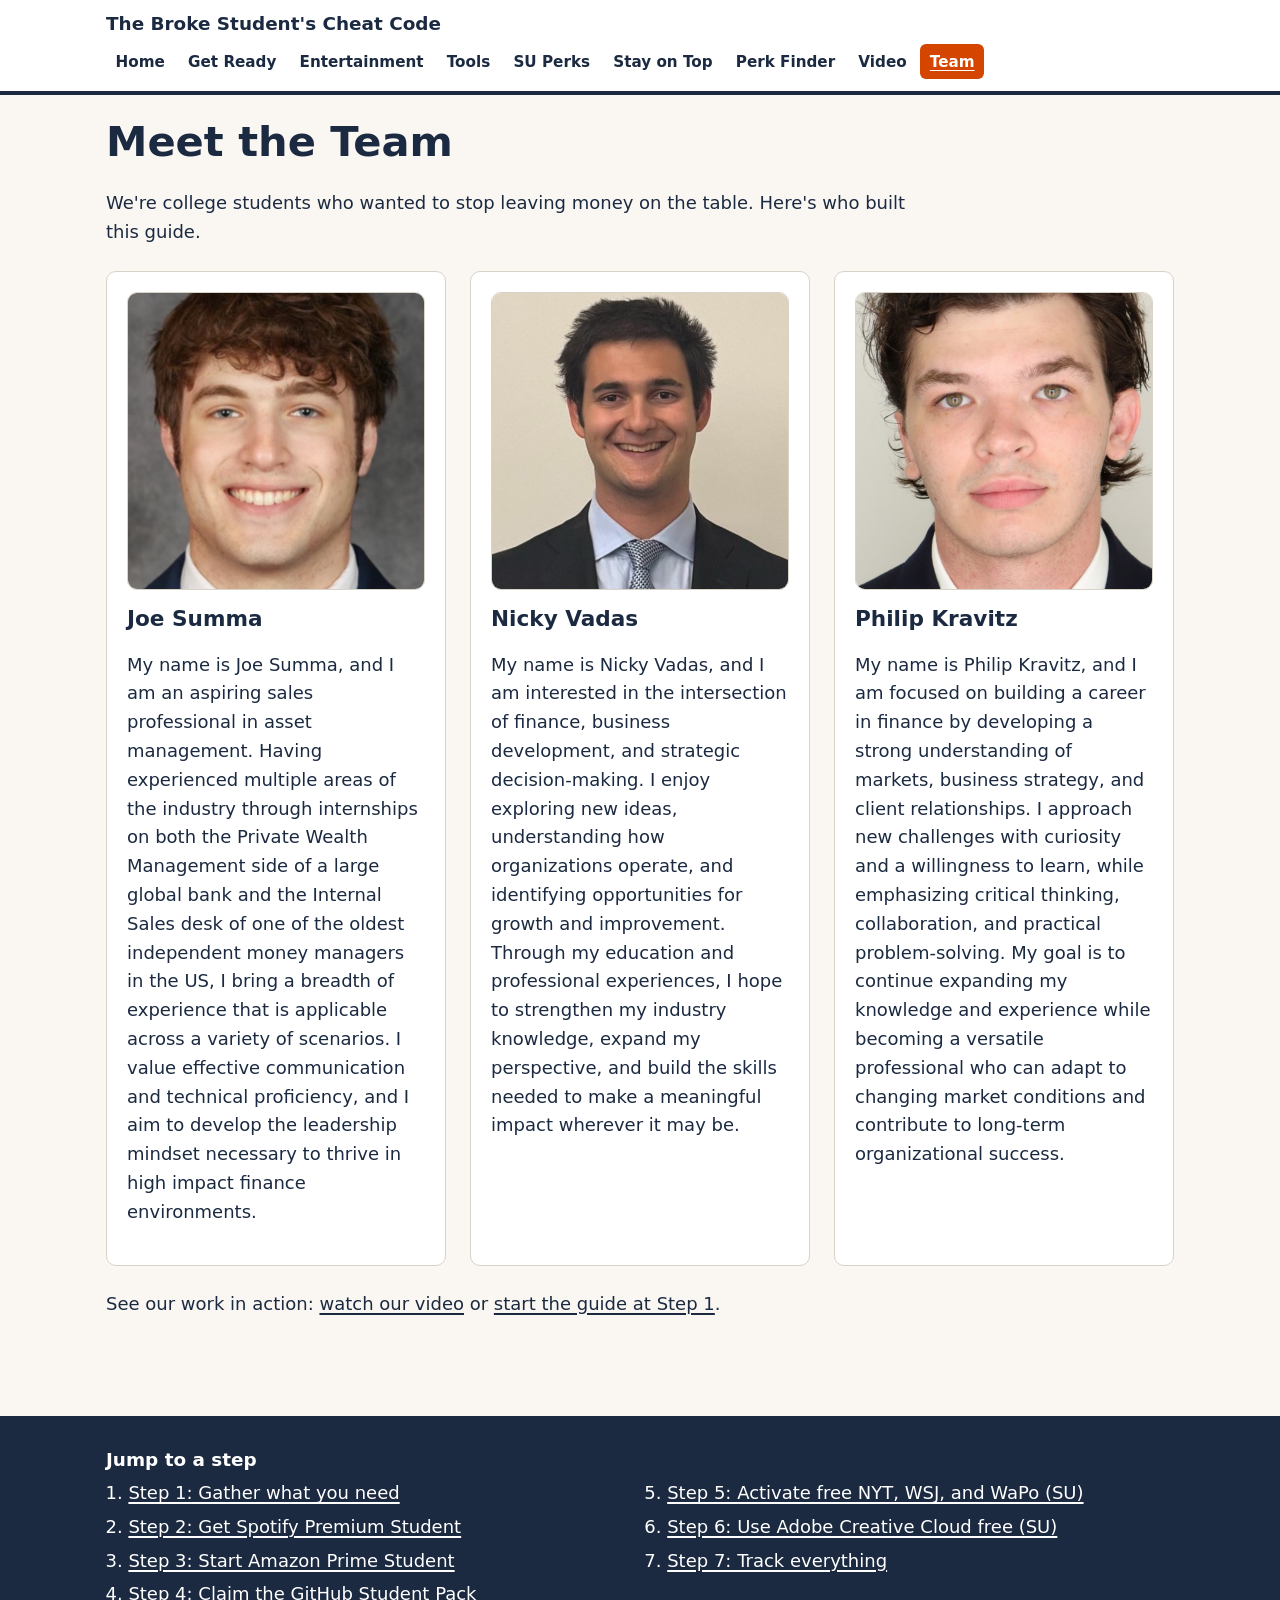
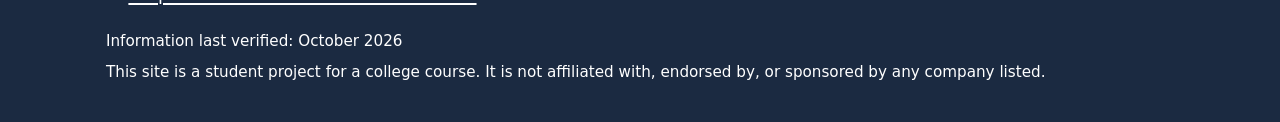
<file: team.html>
<!DOCTYPE html>
<html lang="en">
<head>
  <meta charset="utf-8">
  <meta name="viewport" content="width=device-width, initial-scale=1">
  <title>Team Bios | The Broke Student's Cheat Code</title>
  <meta name="description" content="Meet the student team behind The Broke Student's Cheat Code and read each member's professional bio.">
  <link rel="stylesheet" href="styles.css">
  <script src="main.js"></script>
</head>
<body>
  <a class="skip-link" href="#main">Skip to main content</a>

  <header class="site-header">
    <div class="header-inner">
      <a class="site-title" href="index.html">The Broke Student's Cheat Code</a>
      <button class="menu-toggle" type="button" aria-expanded="false" aria-controls="site-nav"><span class="bars" aria-hidden="true">☰</span>Menu</button>
      <nav id="site-nav" aria-label="Main">
        <ul>
          <li><a href="index.html">Home</a></li>
          <li><a href="get-ready.html">Get Ready</a></li>
          <li><a href="entertainment.html">Entertainment</a></li>
          <li><a href="tools.html">Tools</a></li>
          <li><a href="su-perks.html">SU Perks</a></li>
          <li><a href="stay-on-top.html">Stay on Top</a></li>
          <li><a href="perk-finder.html">Perk Finder</a></li>
          <li><a href="video.html">Video</a></li>
          <li><a href="team.html" aria-current="page">Team</a></li>
        </ul>
      </nav>
    </div>
  </header>

  <main id="main" tabindex="-1">
    <div class="container">
      <h1>Meet the Team</h1>
      <p class="prose">We're college students who wanted to stop leaving money on the table. Here's who built this guide.</p>

      <div class="team-grid">
        <!-- ===== MEMBER 1 CARD START (delete from here to MEMBER 1 CARD END to remove) ===== -->
        <article class="bio-card" aria-labelledby="member1-name">
          <figure>
            <img src="member1.jpg" width="600" height="600" class="round"
                 alt="Headshot of Joe Summa smiling, wearing a navy suit jacket, white shirt, and red tie."
                 data-photo="headshot of Joe Summa">
          </figure>
          <h2 id="member1-name">Joe Summa</h2>
          <p>My name is Joe Summa, and I am an aspiring sales professional in asset management. Having experienced multiple areas of the industry through internships on both the Private Wealth Management side of a large global bank and the Internal Sales desk of one of the oldest independent money managers in the US, I bring a breadth of experience that is applicable across a variety of scenarios. I value effective communication and technical proficiency, and I aim to develop the leadership mindset necessary to thrive in high impact finance environments.</p>
        </article>
        <!-- ===== MEMBER 1 CARD END ===== -->

        <!-- ===== MEMBER 2 CARD START (delete from here to MEMBER 2 CARD END to remove) ===== -->
        <article class="bio-card" aria-labelledby="member2-name">
          <figure>
            <img src="member2.jpg" width="600" height="600" class="round"
                 alt="Headshot of Nicky Vadas smiling, wearing a dark suit, light blue shirt, and patterned tie."
                 data-photo="headshot of Nicky Vadas">
          </figure>
          <h2 id="member2-name">Nicky Vadas</h2>
          <p>My name is Nicky Vadas, and I am interested in the intersection of finance, business development, and strategic decision-making. I enjoy exploring new ideas, understanding how organizations operate, and identifying opportunities for growth and improvement. Through my education and professional experiences, I hope to strengthen my industry knowledge, expand my perspective, and build the skills needed to make a meaningful impact wherever it may be.</p>
        </article>
        <!-- ===== MEMBER 2 CARD END ===== -->

        <!-- ===== MEMBER 3 CARD START (delete from here to MEMBER 3 CARD END for a 2-person group) ===== -->
        <article class="bio-card" aria-labelledby="member3-name">
          <figure>
            <img src="member3.jpg" width="600" height="600" class="round"
                 alt="Headshot of Philip Kravitz wearing a dark suit jacket and white shirt."
                 data-photo="headshot of Philip Kravitz">
          </figure>
          <h2 id="member3-name">Philip Kravitz</h2>
          <p>My name is Philip Kravitz, and I am focused on building a career in finance by developing a strong understanding of markets, business strategy, and client relationships. I approach new challenges with curiosity and a willingness to learn, while emphasizing critical thinking, collaboration, and practical problem-solving. My goal is to continue expanding my knowledge and experience while becoming a versatile professional who can adapt to changing market conditions and contribute to long-term organizational success.</p>
        </article>
        <!-- ===== MEMBER 3 CARD END ===== -->
      </div>

      <p class="prose">See our work in action: <a href="video.html">watch our video</a> or <a href="get-ready.html#step-1">start the guide at Step 1</a>.</p>
    </div>
  </main>

  <footer class="site-footer">
    <div class="footer-inner">
      <nav aria-label="All steps">
        <h2 class="footer-heading">Jump to a step</h2>
        <ol class="footer-steps">
          <li><a href="get-ready.html#step-1">Step 1: Gather what you need</a></li>
          <li><a href="entertainment.html#step-2">Step 2: Get Spotify Premium Student</a></li>
          <li><a href="entertainment.html#step-3">Step 3: Start Amazon Prime Student</a></li>
          <li><a href="tools.html#step-4">Step 4: Claim the GitHub Student Pack</a></li>
          <li><a href="su-perks.html#step-5">Step 5: Activate free NYT, WSJ, and WaPo (SU)</a></li>
          <li><a href="su-perks.html#step-6">Step 6: Use Adobe Creative Cloud free (SU)</a></li>
          <li><a href="stay-on-top.html#step-7">Step 7: Track everything</a></li>
        </ol>
      </nav>
      <p class="footer-note">Information last verified: October 2026</p>
      <p class="footer-note">This site is a student project for a college course. It is not affiliated with, endorsed by, or sponsored by any company listed.</p>
    </div>
  </footer>
</body>
</html>
</file>
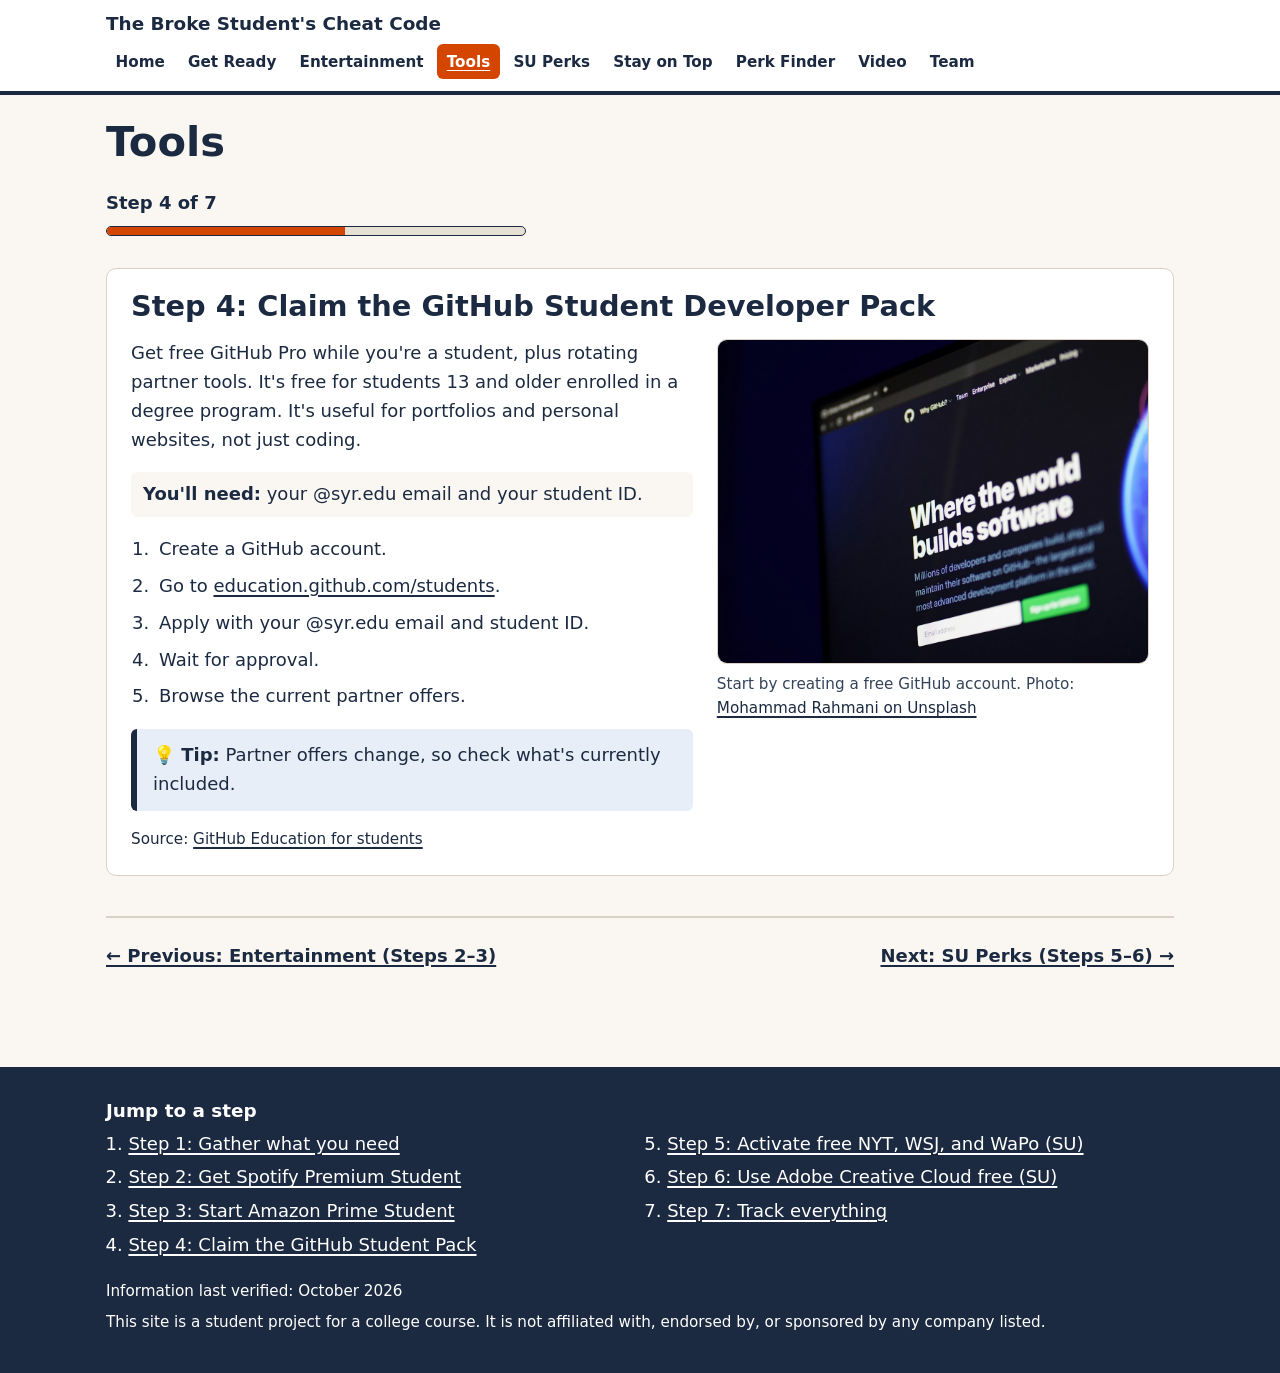
<file: tools.html>
<!DOCTYPE html>
<html lang="en">
<head>
  <meta charset="utf-8">
  <meta name="viewport" content="width=device-width, initial-scale=1">
  <title>Step 4: Tools | The Broke Student's Cheat Code</title>
  <meta name="description" content="Step 4 of 7: claim the free GitHub Student Developer Pack, including GitHub Pro and partner tools.">
  <link rel="stylesheet" href="styles.css">
  <script src="main.js"></script>
</head>
<body>
  <a class="skip-link" href="#main">Skip to main content</a>

  <header class="site-header">
    <div class="header-inner">
      <a class="site-title" href="index.html">The Broke Student's Cheat Code</a>
      <button class="menu-toggle" type="button" aria-expanded="false" aria-controls="site-nav"><span class="bars" aria-hidden="true">☰</span>Menu</button>
      <nav id="site-nav" aria-label="Main">
        <ul>
          <li><a href="index.html">Home</a></li>
          <li><a href="get-ready.html">Get Ready</a></li>
          <li><a href="entertainment.html">Entertainment</a></li>
          <li><a href="tools.html" aria-current="page">Tools</a></li>
          <li><a href="su-perks.html">SU Perks</a></li>
          <li><a href="stay-on-top.html">Stay on Top</a></li>
          <li><a href="perk-finder.html">Perk Finder</a></li>
          <li><a href="video.html">Video</a></li>
          <li><a href="team.html">Team</a></li>
        </ul>
      </nav>
    </div>
  </header>

  <main id="main" tabindex="-1">
    <div class="container">
      <h1>Tools</h1>
      <p class="progress">Step 4 of 7</p>
      <div class="progress-bar" aria-hidden="true"><span style="width: 57%"></span></div>

      <section class="step" id="step-4" aria-labelledby="step-4-title">
        <h2 id="step-4-title">Step 4: Claim the GitHub Student Developer Pack</h2>
        <div class="step-body">
          <div class="step-text">
            <p>Get free GitHub Pro while you're a student, plus rotating partner tools. It's free for students 13 and older enrolled in a degree program. It's useful for portfolios and personal websites, not just coding.</p>
            <p class="need"><strong>You'll need:</strong> your @syr.edu email and your student ID.</p>
            <ol class="substeps">
              <li>Create a GitHub account.</li>
              <li>Go to <a href="https://github.com/education/students">education.github.com/students</a>.</li>
              <li>Apply with your @syr.edu email and student ID.</li>
              <li>Wait for approval.</li>
              <li>Browse the current partner offers.</li>
            </ol>
            <div class="callout" role="note">
              <p><strong><span aria-hidden="true">💡 </span>Tip:</strong> Partner offers change, so check what's currently included.</p>
            </div>
            <p class="source">Source: <a href="https://github.com/education/students">GitHub Education for students</a></p>
          </div>
          <figure>
            <img src="step4.jpg" width="800" height="600"
                 alt="A computer screen showing the GitHub homepage with the headline “Where the world builds software” and a sign-up box."
                 data-photo="computer screen showing the GitHub homepage">
            <figcaption>Start by creating a free GitHub account. Photo: <a href="https://unsplash.com/photos/a-computer-screen-with-a-web-page-on-it-q1p2DrLBtko">Mohammad Rahmani on Unsplash</a></figcaption>
          </figure>
        </div>
      </section>

      <nav class="pager" aria-label="Step navigation">
        <a class="prev" href="entertainment.html">← Previous: Entertainment (Steps 2–3)</a>
        <a class="next" href="su-perks.html">Next: SU Perks (Steps 5–6) →</a>
      </nav>
    </div>
  </main>

  <footer class="site-footer">
    <div class="footer-inner">
      <nav aria-label="All steps">
        <h2 class="footer-heading">Jump to a step</h2>
        <ol class="footer-steps">
          <li><a href="get-ready.html#step-1">Step 1: Gather what you need</a></li>
          <li><a href="entertainment.html#step-2">Step 2: Get Spotify Premium Student</a></li>
          <li><a href="entertainment.html#step-3">Step 3: Start Amazon Prime Student</a></li>
          <li><a href="tools.html#step-4">Step 4: Claim the GitHub Student Pack</a></li>
          <li><a href="su-perks.html#step-5">Step 5: Activate free NYT, WSJ, and WaPo (SU)</a></li>
          <li><a href="su-perks.html#step-6">Step 6: Use Adobe Creative Cloud free (SU)</a></li>
          <li><a href="stay-on-top.html#step-7">Step 7: Track everything</a></li>
        </ol>
      </nav>
      <p class="footer-note">Information last verified: October 2026</p>
      <p class="footer-note">This site is a student project for a college course. It is not affiliated with, endorsed by, or sponsored by any company listed.</p>
    </div>
  </footer>
</body>
</html>
</file>
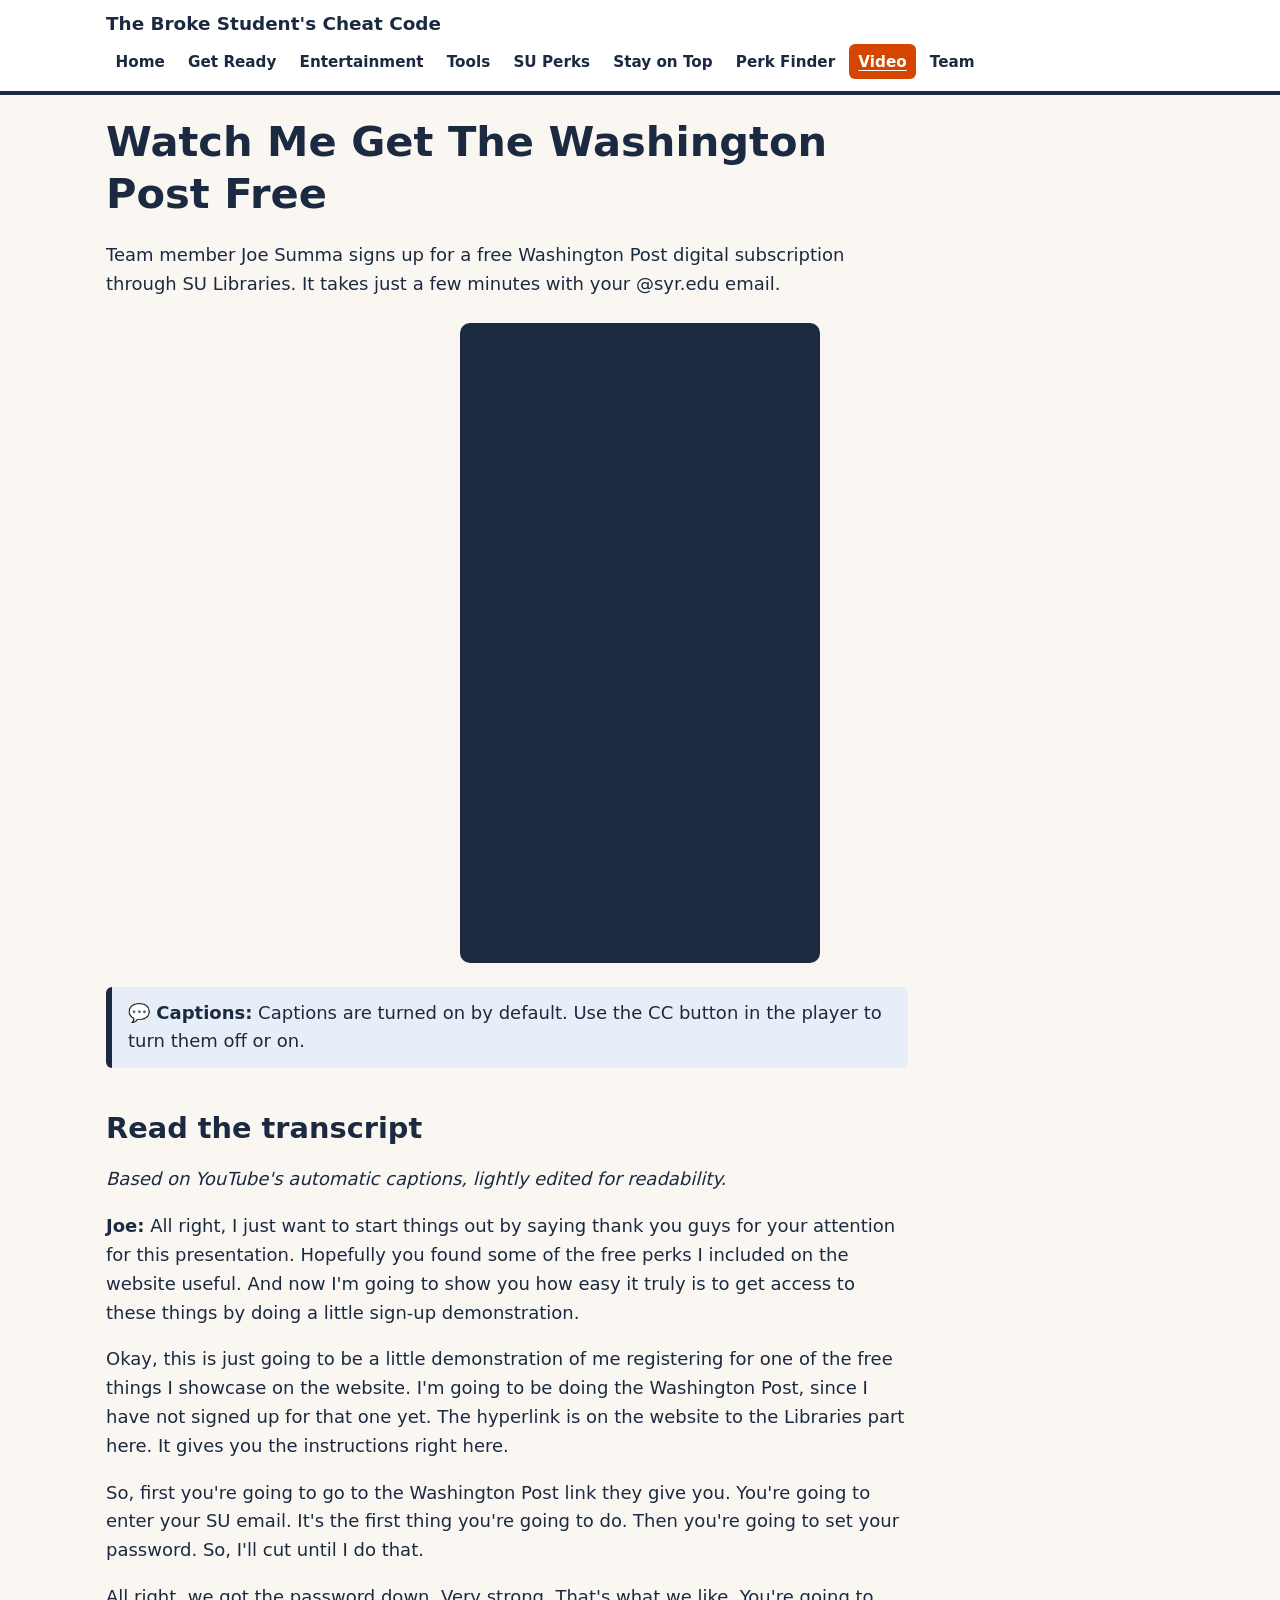
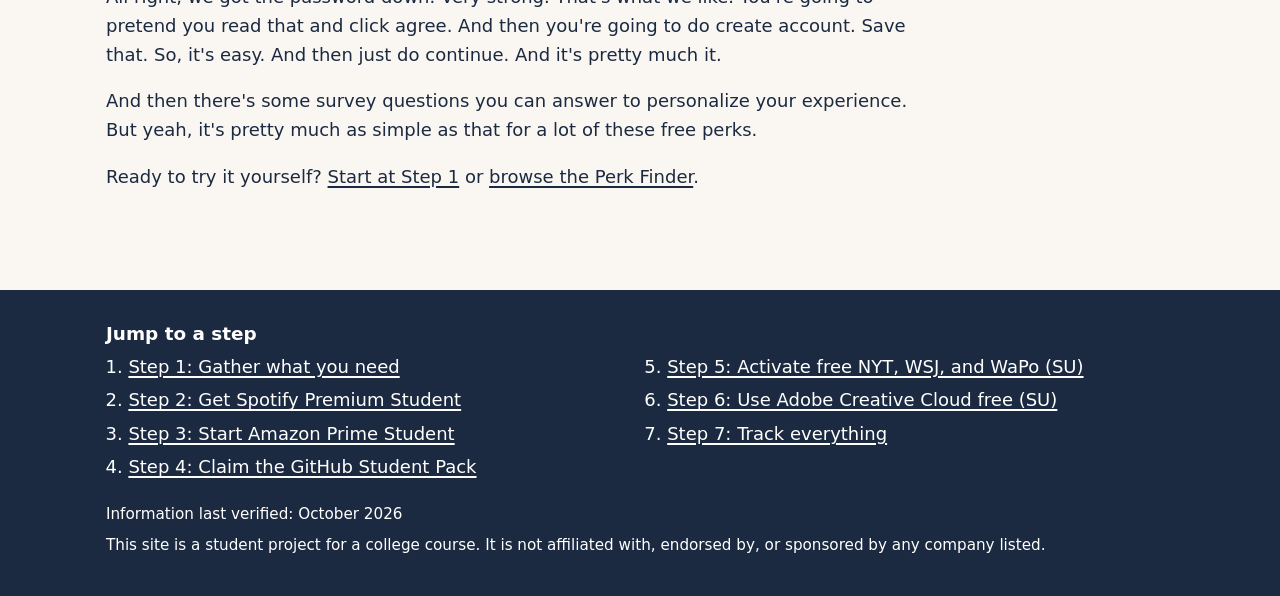
<file: video.html>
<!DOCTYPE html>
<html lang="en">
<head>
  <meta charset="utf-8">
  <meta name="viewport" content="width=device-width, initial-scale=1">
  <title>Video: Get The Washington Post Free | The Broke Student's Cheat Code</title>
  <meta name="description" content="Watch team member Joe Summa sign up for a free Washington Post digital subscription through Syracuse University Libraries. Captions and transcript included.">
  <link rel="stylesheet" href="styles.css">
  <script src="main.js"></script>
</head>
<body>
  <a class="skip-link" href="#main">Skip to main content</a>

  <header class="site-header">
    <div class="header-inner">
      <a class="site-title" href="index.html">The Broke Student's Cheat Code</a>
      <button class="menu-toggle" type="button" aria-expanded="false" aria-controls="site-nav"><span class="bars" aria-hidden="true">☰</span>Menu</button>
      <nav id="site-nav" aria-label="Main">
        <ul>
          <li><a href="index.html">Home</a></li>
          <li><a href="get-ready.html">Get Ready</a></li>
          <li><a href="entertainment.html">Entertainment</a></li>
          <li><a href="tools.html">Tools</a></li>
          <li><a href="su-perks.html">SU Perks</a></li>
          <li><a href="stay-on-top.html">Stay on Top</a></li>
          <li><a href="perk-finder.html">Perk Finder</a></li>
          <li><a href="video.html" aria-current="page">Video</a></li>
          <li><a href="team.html">Team</a></li>
        </ul>
      </nav>
    </div>
  </header>

  <main id="main" tabindex="-1">
    <div class="container">
      <div class="prose">
        <h1>Watch Me Get The Washington Post Free</h1>
        <p>Team member Joe Summa signs up for a free Washington Post digital subscription through SU Libraries. It takes just a few minutes with your @syr.edu email.</p>
      </div>

      <!-- YouTube Short (vertical video), ID: E6S9RovRpnM -->
      <div class="video-frame vertical">
        <iframe src="https://www.youtube-nocookie.com/embed/E6S9RovRpnM?cc_load_policy=1&amp;rel=0"
                title="Video: Joe Summa signs up for a free Washington Post subscription through SU Libraries"
                allow="accelerometer; clipboard-write; encrypted-media; gyroscope; picture-in-picture; web-share"
                referrerpolicy="strict-origin-when-cross-origin"
                allowfullscreen loading="lazy"></iframe>
      </div>

      <div class="prose">
        <div class="callout" role="note">
          <p><strong><span aria-hidden="true">💬 </span>Captions:</strong> Captions are turned on by default. Use the CC button in the player to turn them off or on.</p>
        </div>

        <section aria-labelledby="transcript-heading">
          <h2 id="transcript-heading">Read the transcript</h2>
          <p><em>Based on YouTube's automatic captions, lightly edited for readability.</em></p>
          <p><strong>Joe:</strong> All right, I just want to start things out by saying thank you guys for your attention for this presentation. Hopefully you found some of the free perks I included on the website useful. And now I'm going to show you how easy it truly is to get access to these things by doing a little sign-up demonstration.</p>
          <p>Okay, this is just going to be a little demonstration of me registering for one of the free things I showcase on the website. I'm going to be doing the Washington Post, since I have not signed up for that one yet. The hyperlink is on the website to the Libraries part here. It gives you the instructions right here.</p>
          <p>So, first you're going to go to the Washington Post link they give you. You're going to enter your SU email. It's the first thing you're going to do. Then you're going to set your password. So, I'll cut until I do that.</p>
          <p>All right, we got the password down. Very strong. That's what we like. You're going to pretend you read that and click agree. And then you're going to do create account. Save that. So, it's easy. And then just do continue. And it's pretty much it.</p>
          <p>And then there's some survey questions you can answer to personalize your experience. But yeah, it's pretty much as simple as that for a lot of these free perks.</p>
        </section>

        <p>Ready to try it yourself? <a href="get-ready.html#step-1">Start at Step 1</a> or <a href="perk-finder.html">browse the Perk Finder</a>.</p>
      </div>
    </div>
  </main>

  <footer class="site-footer">
    <div class="footer-inner">
      <nav aria-label="All steps">
        <h2 class="footer-heading">Jump to a step</h2>
        <ol class="footer-steps">
          <li><a href="get-ready.html#step-1">Step 1: Gather what you need</a></li>
          <li><a href="entertainment.html#step-2">Step 2: Get Spotify Premium Student</a></li>
          <li><a href="entertainment.html#step-3">Step 3: Start Amazon Prime Student</a></li>
          <li><a href="tools.html#step-4">Step 4: Claim the GitHub Student Pack</a></li>
          <li><a href="su-perks.html#step-5">Step 5: Activate free NYT, WSJ, and WaPo (SU)</a></li>
          <li><a href="su-perks.html#step-6">Step 6: Use Adobe Creative Cloud free (SU)</a></li>
          <li><a href="stay-on-top.html#step-7">Step 7: Track everything</a></li>
        </ol>
      </nav>
      <p class="footer-note">Information last verified: October 2026</p>
      <p class="footer-note">This site is a student project for a college course. It is not affiliated with, endorsed by, or sponsored by any company listed.</p>
    </div>
  </footer>
</body>
</html>
</file>
<file: styles.css>
/* =========================================================
   The Broke Student's Cheat Code — shared styles
   Palette: navy #1B2A41 (text), off-white #FAF7F2 (background),
   orange #D44500 (buttons/highlights only, always with white text).
   White on #D44500 = 4.5:1, navy on #FAF7F2 = 13.6:1.
   ========================================================= */

:root {
  --navy: #1B2A41;
  --navy-soft: #34435a;
  --bg: #FAF7F2;
  --card: #FFFFFF;
  --accent: #D44500;
  --accent-dark: #A63600;
  --line: #D9D3C7;
  --tip-bg: #E7EEF7;
  --warn-bg: #FCEBE2;
  --radius: 10px;
  --measure: 70ch;
}

*,
*::before,
*::after { box-sizing: border-box; }

html { -webkit-text-size-adjust: 100%; }

body {
  margin: 0;
  background: var(--bg);
  color: var(--navy);
  font-family: system-ui, -apple-system, "Segoe UI", Roboto, "Helvetica Neue", Arial, sans-serif;
  font-size: 18px;
  line-height: 1.6;
  overflow-wrap: break-word;
}

img { max-width: 100%; height: auto; display: block; }

h1, h2, h3 { line-height: 1.25; margin: 1.5em 0 0.5em; }
h1 { font-size: clamp(1.9rem, 5vw, 2.6rem); margin-top: 0.5em; }
h2 { font-size: clamp(1.4rem, 3.5vw, 1.8rem); }
h3 { font-size: 1.2rem; }

a { color: var(--navy); text-decoration-thickness: 2px; text-underline-offset: 3px; }
a:hover { color: var(--accent-dark); }

/* Visible focus on everything interactive */
a:focus-visible,
button:focus-visible,
iframe:focus-visible,
[tabindex]:focus-visible {
  outline: 3px solid var(--navy);
  outline-offset: 3px;
  border-radius: 3px;
}

/* ---------- Skip link ---------- */
.skip-link {
  position: absolute;
  left: 1rem;
  top: -100px;
  background: var(--accent);
  color: #fff;
  padding: 0.6rem 1rem;
  font-weight: 700;
  z-index: 100;
  border-radius: 0 0 var(--radius) var(--radius);
}
.skip-link:focus { top: 0; color: #fff; }

/* ---------- Layout ---------- */
.container {
  width: 100%;
  max-width: 1100px;
  margin: 0 auto;
  padding: 0 1rem;
}
.prose { max-width: var(--measure); }

main { display: block; padding-bottom: 3rem; }

/* ---------- Header + nav ---------- */
.site-header {
  background: var(--card);
  border-bottom: 4px solid var(--navy);
}
.header-inner {
  max-width: 1100px;
  margin: 0 auto;
  padding: 0.75rem 1rem;
  display: flex;
  flex-wrap: wrap;
  align-items: center;
  justify-content: space-between;
  gap: 0.5rem;
}
.site-title {
  font-weight: 800;
  font-size: 1.15rem;
  text-decoration: none;
  line-height: 1.3;
}
.site-title:hover { text-decoration: underline; }

.menu-toggle {
  display: none;
  font: inherit;
  font-weight: 700;
  background: var(--navy);
  color: #fff;
  border: 2px solid var(--navy);
  border-radius: var(--radius);
  padding: 0.4rem 0.9rem;
  cursor: pointer;
}
.menu-toggle .bars { margin-right: 0.4rem; }

#site-nav ul {
  list-style: none;
  margin: 0;
  padding: 0;
  display: flex;
  flex-wrap: wrap;
  gap: 0.25rem;
}
#site-nav a {
  display: block;
  padding: 0.35rem 0.6rem;
  border-radius: 6px;
  text-decoration: none;
  font-weight: 600;
  font-size: 0.95rem;
}
#site-nav a:hover { text-decoration: underline; color: var(--navy); }
#site-nav a[aria-current="page"] {
  background: var(--accent);
  color: #fff;
  text-decoration: underline;
}

/* Mobile: collapse nav behind the menu button (only when JS is running) */
@media (max-width: 860px) {
  .js .menu-toggle { display: inline-block; }
  #site-nav { width: 100%; }
  #site-nav ul { flex-direction: column; padding-top: 0.5rem; }
  #site-nav a { padding: 0.6rem 0.75rem; font-size: 1rem; }
  .js #site-nav { display: none; }
  .js .menu-toggle[aria-expanded="true"] + #site-nav { display: block; }
}

/* ---------- Buttons ---------- */
.btn {
  display: inline-block;
  font: inherit;
  font-weight: 700;
  text-decoration: none;
  padding: 0.75rem 1.25rem;
  border-radius: var(--radius);
  border: 2px solid var(--accent);
  background: var(--accent);
  color: #fff;
  cursor: pointer;
  line-height: 1.3;
}
.btn:hover { background: var(--accent-dark); border-color: var(--accent-dark); color: #fff; text-decoration: underline; }
.btn-secondary { background: var(--card); color: var(--navy); border-color: var(--navy); }
.btn-secondary:hover { background: var(--navy); border-color: var(--navy); color: #fff; }
.btn-row { display: flex; flex-wrap: wrap; gap: 0.75rem; margin: 1.5rem 0; }

/* ---------- Hero ---------- */
.hero {
  display: grid;
  gap: 2rem;
  align-items: center;
  padding: 2rem 0 1rem;
}
.hero-hook { font-size: 1.25rem; max-width: 50ch; }
@media (min-width: 860px) {
  .hero { grid-template-columns: 1.1fr 1fr; }
}

/* ---------- Cards / panels ---------- */
.panel {
  background: var(--card);
  border: 1px solid var(--line);
  border-radius: var(--radius);
  padding: 1.25rem 1.5rem;
  margin: 1.5rem 0;
}
.panel h2 { margin-top: 0; }

.step-overview { padding-left: 1.4rem; }
.step-overview li { margin-bottom: 0.4rem; }
.badge-su {
  display: inline-block;
  font-size: 0.8rem;
  font-weight: 700;
  border: 2px solid var(--navy);
  border-radius: 999px;
  padding: 0 0.5rem;
  margin-left: 0.3rem;
  vertical-align: middle;
}

/* ---------- Step pages ---------- */
.progress { font-weight: 700; margin: 0.25rem 0 0.5rem; }
.progress-bar {
  height: 10px;
  background: #E6E0D4;
  border-radius: 999px;
  overflow: hidden;
  max-width: 420px;
  border: 1px solid var(--navy);
}
.progress-bar span { display: block; height: 100%; background: var(--accent); }

.step {
  background: var(--card);
  border: 1px solid var(--line);
  border-radius: var(--radius);
  padding: 1.25rem 1.5rem 1.5rem;
  margin: 2rem 0;
  scroll-margin-top: 1rem;
}
.step h2 { margin-top: 0; }
.step-body { display: grid; gap: 1.5rem; }
@media (min-width: 860px) {
  .step-body { grid-template-columns: minmax(0, 1.3fr) minmax(0, 1fr); align-items: start; }
}
.step-text > :first-child { margin-top: 0; }
.need { background: var(--bg); border-radius: 6px; padding: 0.5rem 0.75rem; }
.substeps { padding-left: 1.5rem; }
.substeps li { margin-bottom: 0.5rem; padding-left: 0.25rem; }
.source { font-size: 0.95rem; margin-bottom: 0; }

/* Figures + missing-image placeholder */
figure { margin: 0; }
figure img { border-radius: var(--radius); border: 1px solid var(--line); width: 100%; }
figcaption { font-size: 0.95rem; margin-top: 0.5rem; color: var(--navy-soft); }
.photo-placeholder {
  display: flex;
  align-items: center;
  justify-content: center;
  text-align: center;
  aspect-ratio: 4 / 3;
  width: 100%;
  padding: 1rem;
  border: 3px dashed var(--navy);
  border-radius: var(--radius);
  background: repeating-linear-gradient(45deg, #F2EEE6, #F2EEE6 12px, #EBE5DA 12px, #EBE5DA 24px);
  font-weight: 700;
  font-size: 1rem;
}
.photo-placeholder.round { aspect-ratio: 1 / 1; }

/* Callouts: label text + icon carry meaning, not color alone */
.callout {
  border-left: 6px solid var(--navy);
  background: var(--tip-bg);
  border-radius: 6px;
  padding: 0.75rem 1rem;
  margin: 1rem 0;
}
.callout p { margin: 0; }
.callout-warn { background: var(--warn-bg); border-left-color: var(--accent); }

/* Previous / Next */
.pager {
  display: flex;
  flex-wrap: wrap;
  justify-content: space-between;
  gap: 1rem;
  margin: 2.5rem 0 1rem;
  padding-top: 1.5rem;
  border-top: 2px solid var(--line);
}
.pager a { font-weight: 700; }
.pager .next { margin-left: auto; }

/* ---------- Tracker table ---------- */
.table-wrap { overflow-x: auto; margin: 1rem 0; }
table { border-collapse: collapse; width: 100%; background: var(--card); font-size: 0.95rem; }
caption { text-align: left; font-weight: 700; padding-bottom: 0.5rem; }
th, td { border: 1px solid var(--navy); padding: 0.6rem; text-align: left; vertical-align: top; min-width: 7rem; }
thead th { background: var(--navy); color: #fff; }
td.blank { height: 2.5rem; }

/* ---------- Perk finder ---------- */
.filters { display: none; flex-wrap: wrap; gap: 0.5rem; margin: 1rem 0; }
.js .filters { display: flex; }
.filter-btn {
  font: inherit;
  font-weight: 600;
  padding: 0.45rem 0.9rem;
  border-radius: 999px;
  border: 2px solid var(--navy);
  background: var(--card);
  color: var(--navy);
  cursor: pointer;
}
.filter-btn:hover { text-decoration: underline; }
.filter-btn[aria-pressed="true"] { background: var(--accent); border-color: var(--accent); color: #fff; }
.filter-btn[aria-pressed="true"]::before { content: "✓ "; }
.results-count { font-weight: 700; min-height: 1.6em; }

.card-grid {
  list-style: none;
  padding: 0;
  margin: 1rem 0;
  display: grid;
  gap: 1.25rem;
  grid-template-columns: repeat(auto-fill, minmax(min(100%, 280px), 1fr));
}
.card {
  background: var(--card);
  border: 1px solid var(--line);
  border-top: 6px solid var(--navy);
  border-radius: var(--radius);
  padding: 1.25rem;
  display: flex;
  flex-direction: column;
}
.card[hidden] { display: none; }
.card h2, .card h3 { margin-top: 0; font-size: 1.25rem; }
.card .claim { margin-top: auto; font-weight: 700; }
.tags { list-style: none; padding: 0; margin: 0 0 1rem; display: flex; flex-wrap: wrap; gap: 0.4rem; }
.tags li { font-size: 0.85rem; font-weight: 600; border: 1px solid var(--navy); border-radius: 999px; padding: 0.05rem 0.6rem; }

/* ---------- Video ---------- */
.video-frame { position: relative; width: 100%; aspect-ratio: 16 / 9; background: var(--navy); border-radius: var(--radius); overflow: hidden; }
.video-frame iframe { position: absolute; inset: 0; width: 100%; height: 100%; border: 0; }
.video-frame.vertical { aspect-ratio: 9 / 16; max-width: 360px; margin: 1.5rem auto; }

/* ---------- Team ---------- */
.team-grid {
  display: grid;
  gap: 1.5rem;
  grid-template-columns: repeat(auto-fit, minmax(min(100%, 280px), 1fr));
  margin: 1.5rem 0;
}
.bio-card { background: var(--card); border: 1px solid var(--line); border-radius: var(--radius); padding: 1.25rem; }
.bio-card h2 { margin: 1rem 0 0.25rem; font-size: 1.35rem; }
.bio-card .role { font-weight: 700; margin: 0 0 0.75rem; }
.bio-card figure img { aspect-ratio: 1 / 1; object-fit: cover; object-position: 50% 25%; }

/* ---------- Footer ---------- */
.site-footer { background: var(--navy); color: #fff; padding: 2rem 0; margin-top: 2rem; }
.site-footer a { color: #fff; }
.site-footer a:hover { color: #FFD9C4; }
.site-footer a:focus-visible { outline-color: #fff; }
.footer-inner { max-width: 1100px; margin: 0 auto; padding: 0 1rem; }
.footer-heading { font-size: 1.15rem; margin: 0 0 0.5rem; }
.footer-steps { padding-left: 1.4rem; columns: 2 260px; column-gap: 2rem; margin: 0 0 1.25rem; }
.footer-steps li { margin-bottom: 0.3rem; break-inside: avoid; }
.footer-note { font-size: 0.95rem; margin: 0.4rem 0; }

/* ---------- Motion ---------- */
html { scroll-behavior: smooth; }
@media (prefers-reduced-motion: reduce) {
  html { scroll-behavior: auto; }
  *, *::before, *::after { animation: none !important; transition: none !important; }
}

/* ---------- Print ---------- */
@media print {
  .skip-link, .site-header, .site-footer, .pager, .no-print, .progress-bar { display: none !important; }
  body { background: #fff; color: #000; font-size: 12pt; }
  .step, .panel { border: none; padding: 0; }
  thead th { background: #fff; color: #000; }
  th, td { border-color: #000; }
  a { color: #000; }
}
</file>
